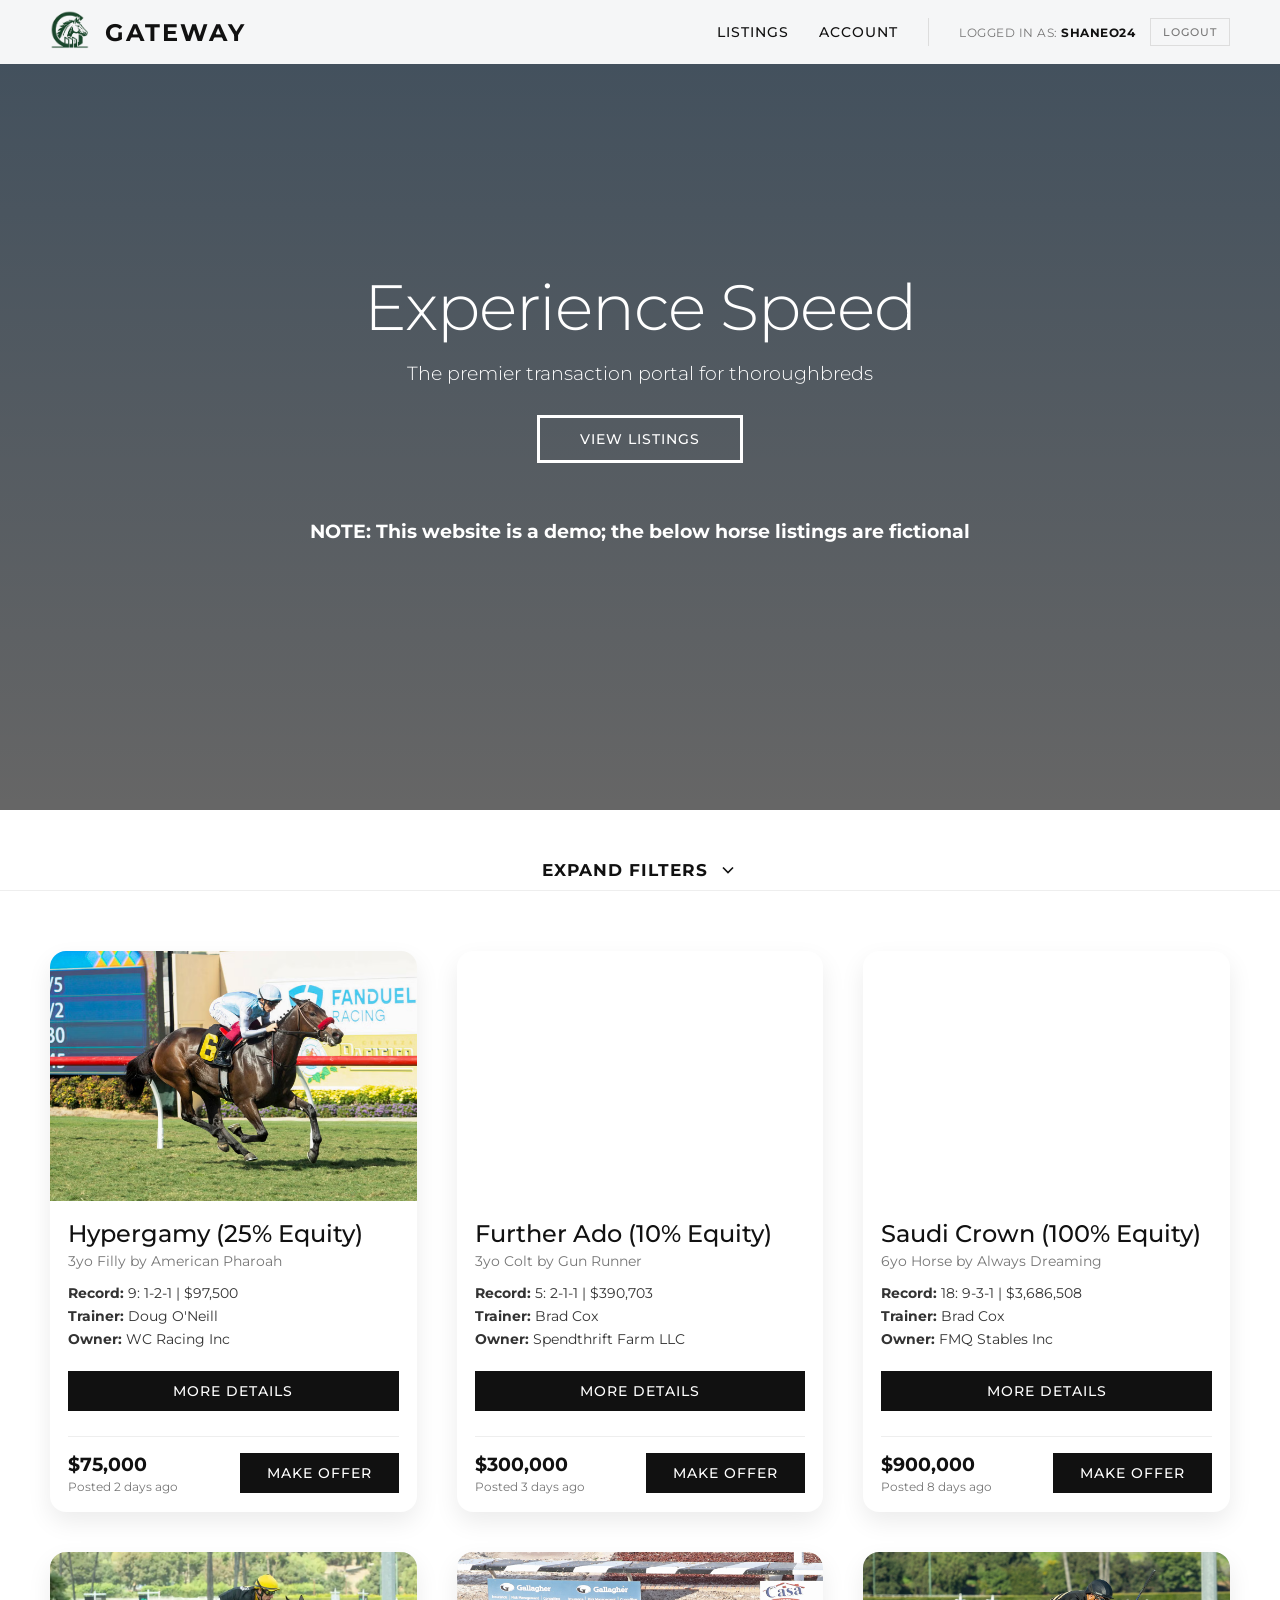
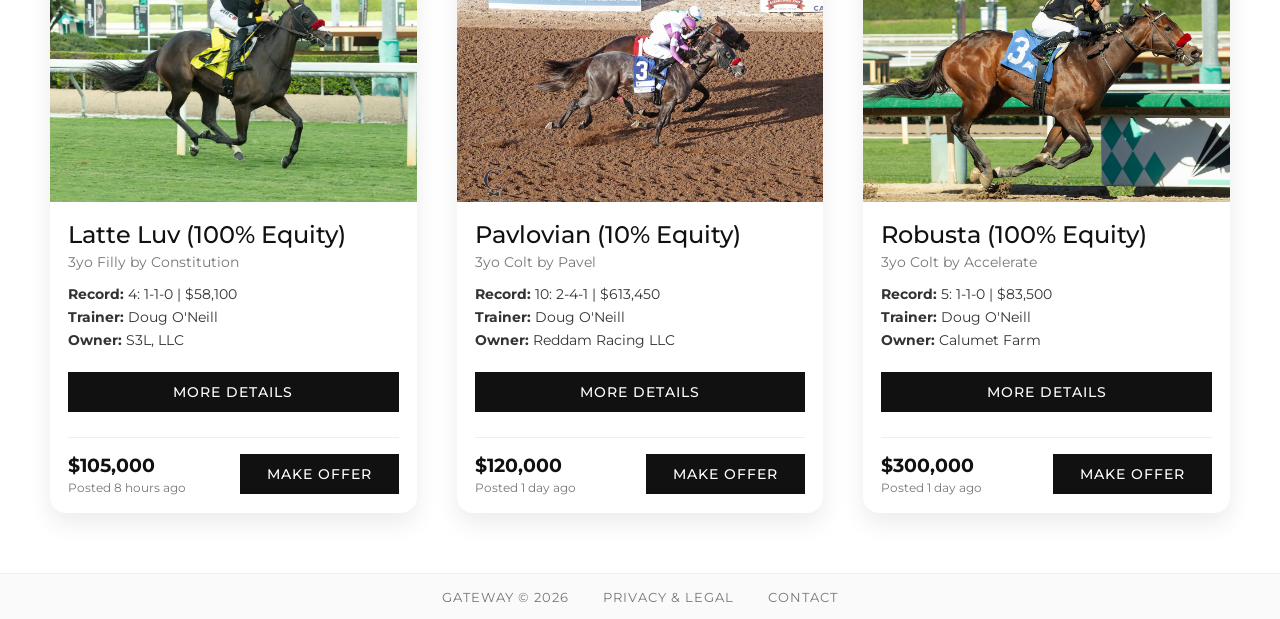
<file: index.html>
<!DOCTYPE html>
<html lang="en">
<head>
    <meta charset="UTF-8">
    <meta name="viewport" content="width=device-width, initial-scale=1.0">
    <title>Gateway - The Thoroughbred Marketplace</title>
    <link href="https://fonts.googleapis.com/css2?family=Montserrat:wght@300;500;700&display=swap" rel="stylesheet">
    <link rel="stylesheet" href="style.css?v=9">
</head>
<body>
    <header>
        <div class="logo-container">
            <a href="index.html"><img src="gatewaylogo-notext.png" alt="Gateway Logo" class="site-logo"></a>
            <h1 class="brand-name">GATEWAY</h1>
        </div>
        <nav>
            <a href="#listings">Listings</a>
            <a href="account.html">Account</a>
			<div class="auth-status">
				<span class="user-greeting">Logged in as: <strong>Shaneo24</strong></span>
				<button class="logout-btn">Logout</button>
			</div>
        </nav>
    </header>

    <section class="hero">
        <div class="hero-content">
            <h2>Experience Speed</h2>
            <p>The premier transaction portal for thoroughbreds</p>
            <a href="#listings"><button class="hero-btn">View Listings</button></a>
			<br>
			<br>
			<br>
			<br>
			<h3>NOTE: This website is a demo; the below horse listings are fictional</h3>
        </div>
    </section>

	<section id="listings" class="filters-wrapper">
		<button class="filters-toggle" id="filters-toggle">
			<h3><span>Expand Filters</span></h3>
			<svg class="chevron" viewBox="0 0 24 24" width="20" height="20" stroke="currentColor" stroke-width="2" fill="none"><polyline points="6 9 12 15 18 9"></polyline></svg>
        </button>
	
		<div class="filters-container" id="filters-content">
			<div class="filter-group">
				<span class="filter-title">Age</span>
				<div class="checkbox-group">
					<label><input type="checkbox" name="age" value="yearling"> Yearlings</label>
					<label><input type="checkbox" name="age" value="2yo"> 2-Year-Olds</label>
					<label><input type="checkbox" name="age" value="3yo"> 3-Year-Olds</label>
					<label><input type="checkbox" name="age" value="older"> 4 & Older</label>
				</div>
			</div>

			<div class="filter-group">
				<span class="filter-title">Gender</span>
				<div class="checkbox-group">
					<label><input type="checkbox" name="gender" value="male"> Colt/Horse</label>
					<label><input type="checkbox" name="gender" value="female"> Filly/Mare</label>
					<label><input type="checkbox" name="gender" value="gelding"> Gelding</label>
				</div>
			</div>
			
			<div class="filter-group">
				<span class="filter-title">Selling As</span>
				<div class="checkbox-group">
					<label><input type="checkbox" name="type" value="hora"> Horse of Racing Age</label>
					<label><input type="checkbox" name="type" value="yearling"> Yearling</label>
					<label><input type="checkbox" name="type" value="2yoIT"> 2yo in Training</label>
					<label><input type="checkbox" name="type" value="broodmare"> Broodmare</label>
				</div>
			</div>

			<div class="filter-group">
				<span class="filter-title">Asking Price</span>
				<div class="checkbox-group">
					<label><input type="checkbox" name="price" value="under50k"> Under $50,000</label>
					<label><input type="checkbox" name="price" value="50k-100k"> $50,000 - $100,000</label>
					<label><input type="checkbox" name="price" value="100k-200k"> $100,000 - $200,000</label>
					<label><input type="checkbox" name="price" value="over200k"> Over $200,000</label>
				</div>
			</div>
		
			<div class="filter-action">
				<button class="filter-btn" id="apply-btn">Apply Filters</button>
				<button class="clear-btn" id="clear-btn">Clear Filters</button>
			</div>
		</div>

    </section>

    <section class="listings">
        <div id="Hypergamy" class="card" data-age="3yo" data-gender="female" data-type="hora" data-price="50k-100k">
            <div class="card-img" style="background-image: url('Hypergamy.jpg'); background-size: cover;"></div>
            <div class="card-content">
                <h3>Hypergamy (25% Equity)</h3>
                <p class="specs">3yo Filly by American Pharoah</p>
                <div class="details">
                    <span><strong>Record:</strong> 9: 1-2-1 | $97,500</span>
                    <span><strong>Trainer:</strong> Doug O'Neill</span>
					<span><strong>Owner:</strong> WC Racing Inc<br><br></span>
					<button class="bid-btn" onclick="window.location.href='hypergamy.html'">More Details</button>
                </div>
                <div class="card-footer">
                    <div class="price">$75,000 <span class="time">Posted 2 days ago</span></div>
                    <button class="bid-btn" onclick="window.location.href='hypergamy.html#make-offer'">Make Offer</button>
                </div>
            </div>
        </div>

        <div id="Further Ado" class="card" data-age="3yo" data-gender="male" data-type="hora" data-price="over200k">
            <div class="card-img" style="background-image: url('https://www.thoroughbreddailynews.com/wp-content/uploads/2025/10/FurtherAdo_PRINT_CoadyMedia.jpg'); background-size: cover;"></div>
            <div class="card-content">
                <h3>Further Ado (10% Equity)</h3>
                <p class="specs">3yo Colt by Gun Runner</p>
                <div class="details">
                    <span><strong>Record:</strong> 5: 2-1-1 | $390,703</span>
                    <span><strong>Trainer:</strong> Brad Cox</span>
					<span><strong>Owner:</strong> Spendthrift Farm LLC<br><br></span>
					<button class="bid-btn" onclick="window.location.href='further-ado.html'">More Details</button>
                </div>
                <div class="card-footer">
                    <div class="price">$300,000 <span class="time">Posted 3 days ago</span></div>
                    <button class="bid-btn" onclick="window.location.href='further-ado.html#make-offer'">Make Offer</button>
                </div>
            </div>
        </div>

        <div id="Saudi Crown" class="card" data-age="older" data-gender="male" data-type="hora" data-price="over200k">
            <div class="card-img" style="background-image: url('https://www.thoroughbreddailynews.com/wp-content/uploads/2023/10/Saudi-Crown-PA-Derby-SA6_6053-Sarah-Andrew.jpg'); background-size: cover;"></div>
            <div class="card-content">
                <h3>Saudi Crown (100% Equity)</h3>
                <p class="specs">6yo Horse by Always Dreaming</p>
                <div class="details">
                    <span><strong>Record:</strong> 18: 9-3-1 | $3,686,508</span>
                    <span><strong>Trainer:</strong> Brad Cox</span>
					<span><strong>Owner:</strong> FMQ Stables Inc<br><br></span>
					<button class="bid-btn" onclick="window.location.href='saudi-crown.html'">More Details</button>
                </div>
                <div class="card-footer">
                    <div class="price">$900,000 <span class="time">Posted 8 days ago</span></div>
                    <button class="bid-btn" onclick="window.location.href='saudi-crown.html#make-offer'">Make Offer</button>
                </div>
            </div>
        </div>
		
		<div id="Latte Luv" class="card" data-age="3yo" data-gender="female" data-type="hora" data-price="100k-200k">
            <div class="card-img" style="background-image: url('Latte Luv.jpg'); background-size: cover;"></div>
            <div class="card-content">
                <h3>Latte Luv (100% Equity)</h3>
                <p class="specs">3yo Filly by Constitution</p>
                <div class="details">
                    <span><strong>Record:</strong> 4: 1-1-0 | $58,100</span>
                    <span><strong>Trainer:</strong> Doug O'Neill</span>
					<span><strong>Owner:</strong> S3L, LLC<br><br></span>
					<button class="bid-btn" onclick="window.location.href='latte-luv.html'">More Details</button>
                </div>
                <div class="card-footer">
                    <div class="price">$105,000 <span class="time">Posted 8 hours ago</span></div>
                    <button class="bid-btn" onclick="window.location.href='latte-luv.html#make-offer'">Make Offer</button>
                </div>
            </div>
        </div>
		
		<div id="Pavlovian" class="card" data-age="3yo" data-gender="male" data-type="hora" data-price="100k-200k">
            <div class="card-img" style="background-image: url('Pavlovian.jpg'); background-size: cover;"></div>
            <div class="card-content">
                <h3>Pavlovian (10% Equity)</h3>
                <p class="specs">3yo Colt by Pavel</p>
                <div class="details">
                    <span><strong>Record:</strong> 10: 2-4-1 | $613,450</span>
                    <span><strong>Trainer:</strong> Doug O'Neill</span>
					<span><strong>Owner:</strong> Reddam Racing LLC<br><br></span>
					<button class="bid-btn" onclick="window.location.href='pavlovian.html'">More Details</button>
                </div>
                <div class="card-footer">
                    <div class="price">$120,000 <span class="time">Posted 1 day ago</span></div>
                    <button class="bid-btn" onclick="window.location.href='pavlovian.html#make-offer'">Make Offer</button>
                </div>
            </div>
        </div>
		
		<div id="Robusta" class="card" data-age="3yo" data-gender="male" data-type="hora" data-price="over200k">
            <div class="card-img" style="background-image: url('Robusta.jpg'); background-size: cover;"></div>
            <div class="card-content">
                <h3>Robusta (100% Equity)</h3>
                <p class="specs">3yo Colt by Accelerate</p>
                <div class="details">
                    <span><strong>Record:</strong> 5: 1-1-0 | $83,500</span>
                    <span><strong>Trainer:</strong> Doug O'Neill</span>
					<span><strong>Owner:</strong> Calumet Farm<br><br></span>
					<button class="bid-btn" onclick="window.location.href='robusta.html'">More Details</button>
                </div>
                <div class="card-footer">
                    <div class="price">$300,000 <span class="time">Posted 1 day ago</span></div>
                    <button class="bid-btn" onclick="window.location.href='robusta.html#make-offer'">Make Offer</button>
                </div>
            </div>
        </div>
		
    </section>

    <footer>
        <div class="footer-links">
            <a href="#">Gateway © 2026</a>
            <a href="#">Privacy & Legal</a>
            <a href="#">Contact</a>
        </div>
    </footer>
	<script src="script.js?v=9"></script>
</body>
</html>
</file>
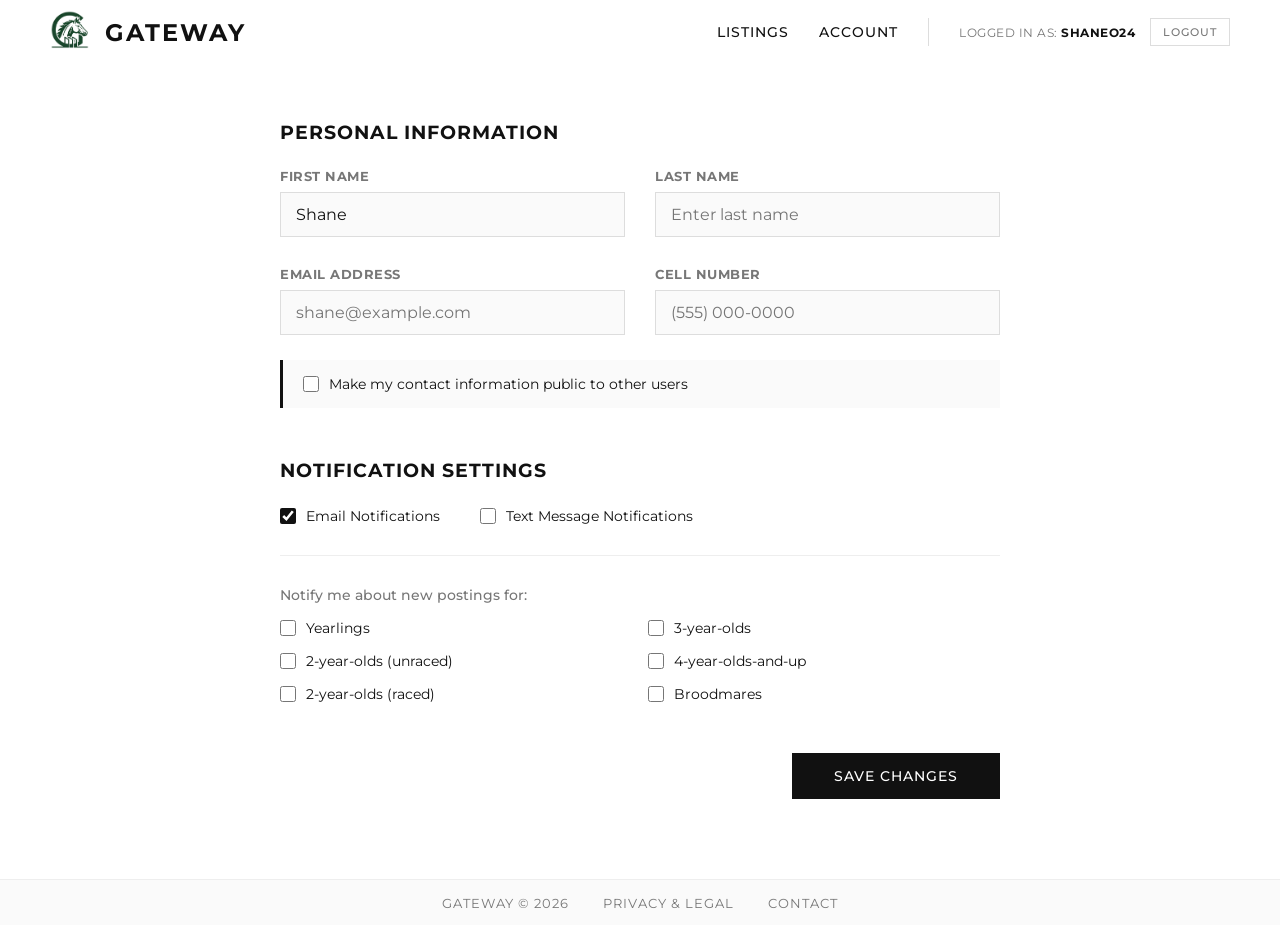
<file: account.html>
<!DOCTYPE html>
<html lang="en">
<head>
    <meta charset="UTF-8">
    <meta name="viewport" content="width=device-width, initial-scale=1.0">
    <title>Gateway - The Thoroughbred Marketplace</title>
    <link href="https://fonts.googleapis.com/css2?family=Montserrat:wght@300;500;700&display=swap" rel="stylesheet">
    <link rel="stylesheet" href="style.css?v=5">
</head>
<body>
    <header>
        <div class="logo-container">
            <a href="index.html"><img src="gatewaylogo-notext.png" alt="Gateway Logo" class="site-logo"></a>
            <h1 class="brand-name">GATEWAY</h1>
        </div>
        <nav>
            <a href="index.html#listings">Listings</a>
            <a href="account.html">Account</a>
			<div class="auth-status">
				<span class="user-greeting">Logged in as: <strong>Shaneo24</strong></span>
				<button class="logout-btn">Logout</button>
			</div>
        </nav>
    </header>

    <section class="account-wrapper">

        <div class="account-form-container">
            <div class="form-section">
                <h3>Personal Information</h3>
                <div class="input-grid">
                    <div class="input-group">
                        <label for="fname">First Name</label>
                        <input type="text" id="fname" value="Shane">
                    </div>
                    <div class="input-group">
                        <label for="lname">Last Name</label>
                        <input type="text" id="lname" placeholder="Enter last name">
                    </div>
                    <div class="input-group">
                        <label for="email">Email Address</label>
                        <input type="email" id="email" placeholder="shane@example.com">
                    </div>
                    <div class="input-group">
                        <label for="phone">Cell Number</label>
                        <input type="tel" id="phone" placeholder="(555) 000-0000">
                    </div>
                </div>
                
                <div class="privacy-toggle">
                    <label>
                        <input type="checkbox" name="public_profile">
                        Make my contact information public to other users
                    </label>
                </div>
            </div>

            <div class="form-section">
                <h3>Notification Settings</h3>
                
                <div class="notification-masters">
                    <label><input type="checkbox" name="email_notif" checked> Email Notifications</label>
                    <label><input type="checkbox" name="text_notif"> Text Message Notifications</label>
                </div>

                <div class="notification-details">
                    <h4>Notify me about new postings for:</h4>
                    <div class="checkbox-grid">
					    <label><input type="checkbox" name="alert_yearling"> Yearlings</label>
						<label><input type="checkbox" name="alert_3yo"> 3-year-olds</label>
                        <label><input type="checkbox" name="alert_2you"> 2-year-olds (unraced)</label>
                        <label><input type="checkbox" name="alert_older"> 4-year-olds-and-up</label>
						<label><input type="checkbox" name="alert_2yor"> 2-year-olds (raced)</label>
						<label><input type="checkbox" name="alert_broodmares"> Broodmares</label>
                    </div>
                </div>
            </div>

            <div class="form-actions">
                <button class="save-btn">Save Changes</button>
            </div>
        </div>
    </section>

    <footer>
        <div class="footer-links">
            <a href="#">Gateway © 2026</a>
            <a href="#">Privacy & Legal</a>
            <a href="#">Contact</a>
        </div>
    </footer>
	<script src="script.js?v=5"></script>
</body>
</html>
</file>
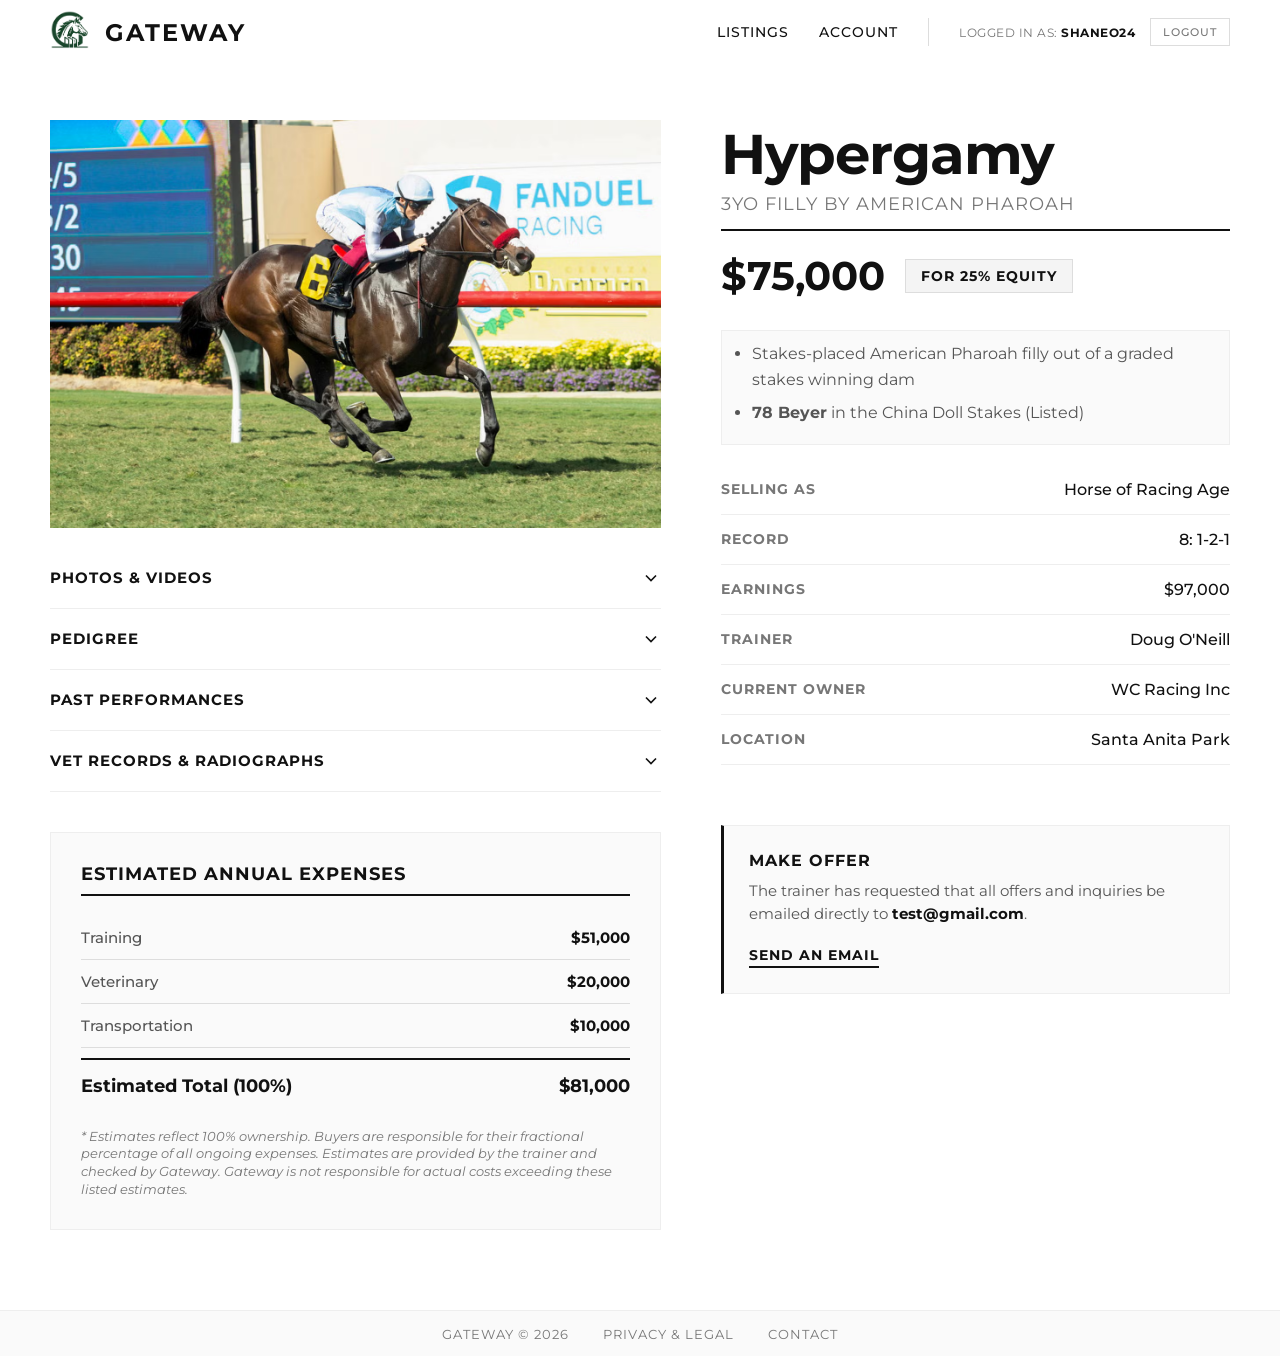
<file: hypergamy.html>
<!DOCTYPE html>
<html lang="en">
<head>
    <meta charset="UTF-8">
    <meta name="viewport" content="width=device-width, initial-scale=1.0">
    <title>Gateway - The Thoroughbred Marketplace</title>
    <link href="https://fonts.googleapis.com/css2?family=Montserrat:wght@300;500;700&display=swap" rel="stylesheet">
    <link rel="stylesheet" href="style.css?v=9">
</head>
<body>
    <header>
        <div class="logo-container">
            <a href="index.html"><img src="gatewaylogo-notext.png" alt="Gateway Logo" class="site-logo"></a>
            <h1 class="brand-name">GATEWAY</h1>
        </div>
        <nav>
            <a href="index.html#listings">Listings</a>
            <a href="account.html">Account</a>
			<div class="auth-status">
				<span class="user-greeting">Logged in as: <strong>Shaneo24</strong></span>
				<button class="logout-btn">Logout</button>
			</div>
        </nav>
    </header>

    <section class="profile-wrapper">
        <div class="profile-grid">
            
            <div class="profile-image-container">
                <img src="Hypergamy.jpg" alt="Hypergamy" class="profile-image">
                
                <div class="documents-section">
                    
					<div class="accordion-item">
                        <button class="accordion-header">
                            Photos & Videos
                            <svg class="chevron" viewBox="0 0 24 24" width="20" height="20" stroke="currentColor" stroke-width="2" fill="none"><polyline points="6 9 12 15 18 9"></polyline></svg>
                        </button>
                        <div class="accordion-content">
                            <div class="mock-file">
                                <div class="file-info">
                                    <span class="file-name">Photos & Videos</span>
                                </div>
                                <a href="#" class="file-view">View</a>
                            </div>
                        </div>
                    </div>
					
					<div class="accordion-item">
                        <button class="accordion-header">
                            Pedigree
                            <svg class="chevron" viewBox="0 0 24 24" width="20" height="20" stroke="currentColor" stroke-width="2" fill="none"><polyline points="6 9 12 15 18 9"></polyline></svg>
                        </button>
                        <div class="accordion-content">
                            <div class="mock-file">
                                <div class="file-info">
                                    <span class="file-icon">📄</span>
                                    <span class="file-name">Pedigree.pdf</span>
                                </div>
                                <a href="#" class="file-view">View File</a>
                            </div>
                        </div>
                    </div>
					
                    <div class="accordion-item">
                        <button class="accordion-header">
                            Past Performances
                            <svg class="chevron" viewBox="0 0 24 24" width="20" height="20" stroke="currentColor" stroke-width="2" fill="none"><polyline points="6 9 12 15 18 9"></polyline></svg>
                        </button>
                        <div class="accordion-content">
                            <div class="mock-file">
                                <div class="file-info">
                                    <span class="file-icon">📄</span>
                                    <span class="file-name">Hypergamy_PPs.pdf</span>
                                </div>
                                <a href="#" class="file-view">View File</a>
                            </div>
                        </div>
                    </div>

                    <div class="accordion-item">
                        <button class="accordion-header">
                            Vet Records & Radiographs
                            <svg class="chevron" viewBox="0 0 24 24" width="20" height="20" stroke="currentColor" stroke-width="2" fill="none"><polyline points="6 9 12 15 18 9"></polyline></svg>
                        </button>
                        <div class="accordion-content">
                            <div class="mock-file">
                                <div class="file-info">
                                    <span class="file-icon">📄</span>
                                    <span class="file-name">Hypergamy_Vet_Report.pdf</span>
                                </div>
                                <a href="#" class="file-view">View File</a>
                            </div>
                            <div class="mock-file">
                                <div class="file-info">
                                    <span class="file-icon">📄</span>
                                    <span class="file-name">Hypergamy_Xrays.zip</span>
                                </div>
                                <a href="#" class="file-view">Download</a>
                            </div>
                        </div>
                    </div>
					
					<div class="expense-estimates">
                    <h3>Estimated Annual Expenses</h3>
                    <div class="expense-list">
                        <div class="expense-item">
                            <span class="expense-label">Training</span>
                            <span class="expense-value">$51,000</span>
                        </div>
                        <div class="expense-item">
                            <span class="expense-label">Veterinary</span>
                            <span class="expense-value">$20,000</span>
                        </div>
                        <div class="expense-item">
                            <span class="expense-label">Transportation</span>
                            <span class="expense-value">$10,000</span>
                        </div>
                        <div class="expense-item total">
                            <span class="expense-label">Estimated Total (100%)</span>
                            <span class="expense-value">$81,000</span>
                        </div>
                    </div>
                    <p class="expense-note">* Estimates reflect 100% ownership. Buyers are responsible for their fractional percentage of all ongoing expenses. Estimates are provided by the trainer and checked by Gateway. Gateway is not responsible for actual costs exceeding these listed estimates.</p>
                </div>

                </div>
            </div>

            <div class="profile-details">
                <div class="profile-header">
                    <h2><strong>Hypergamy</strong></h2>
                    <p class="subtitle">3yo Filly by American Pharoah</p>
                </div>

                <div class="profile-price-block">
                    <div class="price-main">$75,000</div>
                    <div class="equity-badge">For 25% Equity</div>
                </div>
				
				<div class="profile-description">
					<ul>
						<li>Stakes-placed American Pharoah filly out of a graded stakes winning dam</li>
						<li><strong>78 Beyer</strong> in the China Doll Stakes (Listed)</li>
					</ul>
                </div>

                <div class="specs-list">
                    <div class="spec-item">
                        <span class="spec-label">Selling As</span>
                        <span class="spec-value">Horse of Racing Age</span>
                    </div>
                    <div class="spec-item">
                        <span class="spec-label">Record</span>
                        <span class="spec-value">8: 1-2-1</span>
                    </div>
                    <div class="spec-item">
                        <span class="spec-label">Earnings</span>
                        <span class="spec-value">$97,000</span>
                    </div>
                    <div class="spec-item">
                        <span class="spec-label">Trainer</span>
                        <span class="spec-value">Doug O'Neill</span>
                    </div>
                    <div class="spec-item">
                        <span class="spec-label">Current Owner</span>
                        <span class="spec-value">WC Racing Inc</span>
                    </div>
                    <div class="spec-item">
                        <span class="spec-label">Location</span>
                        <span class="spec-value">Santa Anita Park</span> </div>
                </div>

                <div class="profile-actions">
                    <!-- <button class="primary-btn">Contact Owner/Trainer</button> -->
                    <!-- <button class="secondary-btn">Request Vet Records</button> -->
                </div>
				
				<div class="profile-contact-box" id="make-offer">
                    <h4>Make Offer</h4>
                    <p>The trainer has requested that all offers and inquiries be emailed directly to <strong>test@gmail.com</strong>.</p>
                    <a href="mailto:test@gmail.com" class="email-link">Send an Email</a>
                </div>
            </div>
            
        </div>
    </section>

    <footer>
        <div class="footer-links">
            <a href="#">Gateway © 2026</a>
            <a href="#">Privacy & Legal</a>
            <a href="#">Contact</a>
        </div>
    </footer>
	<script src="script.js?v=9"></script>
</body>
</html>
</file>
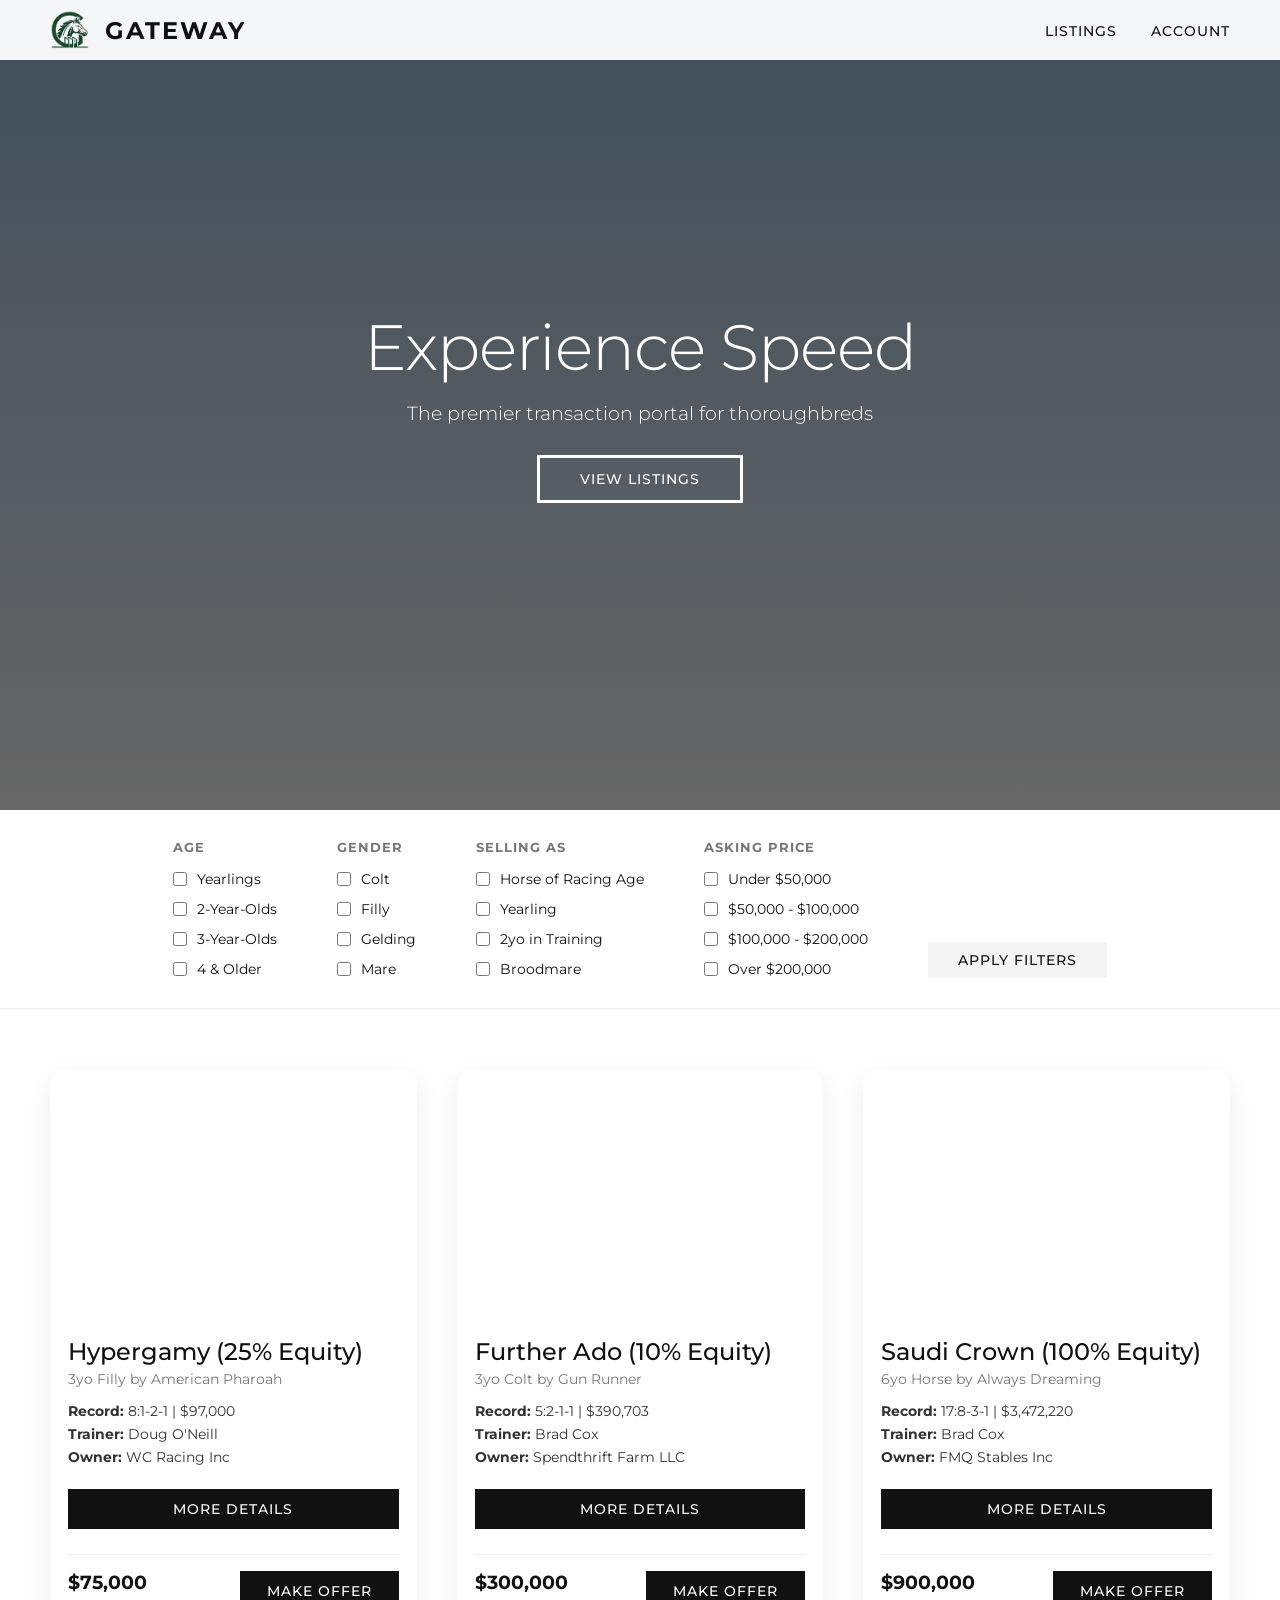
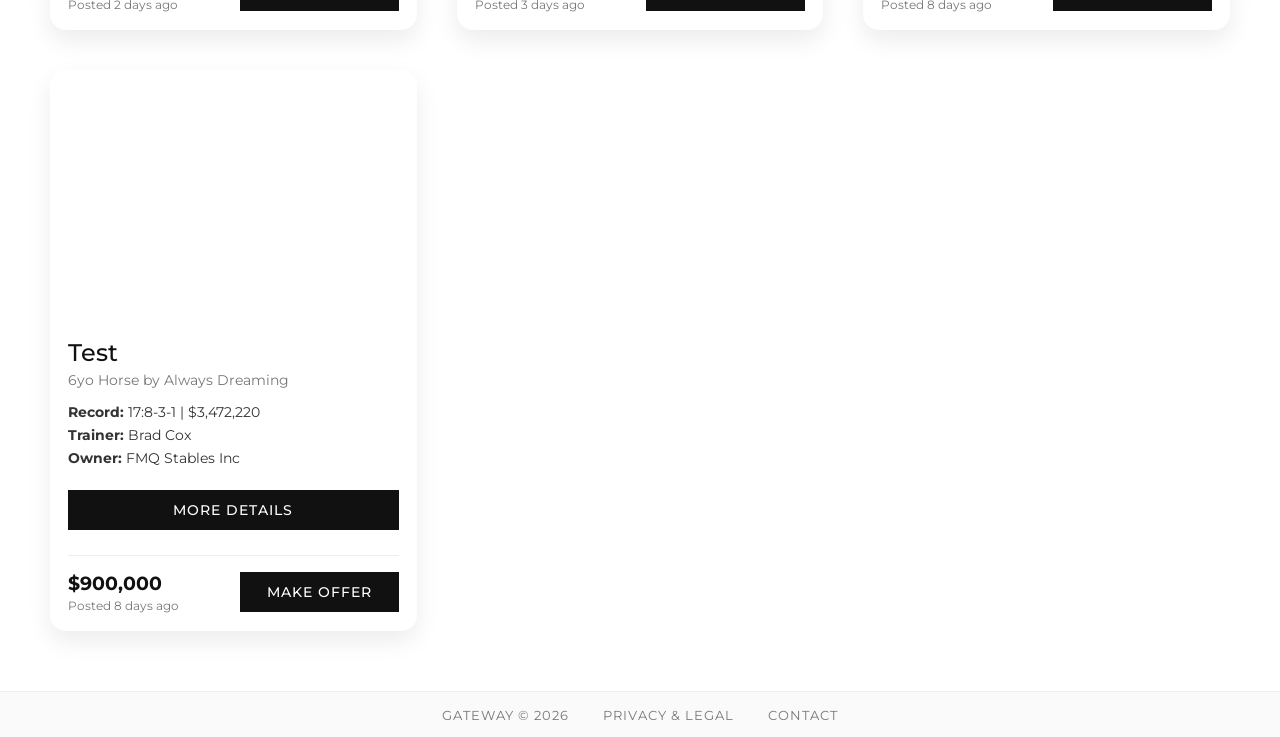
<file: index2.html>
<!DOCTYPE html>
<html lang="en">
<head>
    <meta charset="UTF-8">
    <meta name="viewport" content="width=device-width, initial-scale=1.0">
    <title>Gateway - Thoroughbred Auctions</title>
    <link href="https://fonts.googleapis.com/css2?family=Montserrat:wght@300;500;700&display=swap" rel="stylesheet">
    <link rel="stylesheet" href="style2.css">
</head>
<body>
    <header>
        <div class="logo-container">
            <img src="gatewaylogo-notext.png" alt="Gateway Logo" class="site-logo">
            <h1 class="brand-name">GATEWAY</h1>
        </div>
        <nav>
            <a href="#">Listings</a>
            <a href="#">Account</a>
        </nav>
    </header>

    <section class="hero">
        <div class="hero-content">
            <h2>Experience Speed</h2>
            <p>The premier transaction portal for thoroughbreds</p>
            <a href="#listings"><button class="hero-btn">View Listings</button></a>
        </div>
    </section>

	<section id="listings" class="filters-container">
	
        <div class="filter-group">
            <span class="filter-title">Age</span>
            <div class="checkbox-group">
                <label><input type="checkbox" name="age" value="yearling"> Yearlings</label>
                <label><input type="checkbox" name="age" value="2yo"> 2-Year-Olds</label>
                <label><input type="checkbox" name="age" value="3yo"> 3-Year-Olds</label>
                <label><input type="checkbox" name="age" value="older"> 4 & Older</label>
            </div>
        </div>

        <div class="filter-group">
            <span class="filter-title">Gender</span>
            <div class="checkbox-group">
                <label><input type="checkbox" name="gender" value="colt"> Colt</label>
                <label><input type="checkbox" name="gender" value="filly"> Filly</label>
                <label><input type="checkbox" name="gender" value="gelding"> Gelding</label>
                <label><input type="checkbox" name="gender" value="mare"> Mare</label>
            </div>
        </div>
		
		<div class="filter-group">
			<span class="filter-title">Selling As</span>
			<div class="checkbox-group">
				<label><input type="checkbox" name="selling-as" value="hora"> Horse of Racing Age</label>
				<label><input type="checkbox" name="selling-as" value="yearling"> Yearling</label>
				<label><input type="checkbox" name="selling-as" value="2yoIT"> 2yo in Training</label>
				<label><input type="checkbox" name="selling-as" value="broodmare"> Broodmare</label>
			</div>
		</div>

        <div class="filter-group">
            <span class="filter-title">Asking Price</span>
            <div class="checkbox-group">
                <label><input type="checkbox" name="price" value="under50k"> Under $50,000</label>
                <label><input type="checkbox" name="price" value="50k-100k"> $50,000 - $100,000</label>
                <label><input type="checkbox" name="price" value="100k-200k"> $100,000 - $200,000</label>
				<label><input type="checkbox" name="price" value="over200k"> Over $200,000</label>
            </div>
        </div>
		
		<div class="filter-action">
            <button class="filter-btn">Apply Filters</button>
        </div>

    </section>

    <section class="listings">
        <div class="card">
            <div class="card-img" style="background-image: url('https://paulickreport.com/.image/c_fill,w_1200,h_900,g_faces:center/MjE5NDAxMzU3NjE3MDEzODMw/unnamed.jpg'); background-size: cover;"></div>
            <div class="card-content">
                <h3>Hypergamy (25% Equity)</h3>
                <p class="specs">3yo Filly by American Pharoah</p>
                <div class="details">
                    <span><strong>Record:</strong> 8:1-2-1 | $97,000</span>
                    <span><strong>Trainer:</strong> Doug O'Neill</span>
					<span><strong>Owner:</strong> WC Racing Inc<br><br></span>
					<button class="bid-btn">More Details</button>
                </div>
                <div class="card-footer">
                    <div class="price">$75,000 <span class="time">Posted 2 days ago</span></div>
                    <button class="bid-btn">Make Offer</button>
                </div>
            </div>
        </div>

        <div class="card">
            <div class="card-img" style="background-image: url('https://www.thoroughbreddailynews.com/wp-content/uploads/2025/10/FurtherAdo_PRINT_CoadyMedia.jpg'); background-size: cover;"></div>
            <div class="card-content">
                <h3>Further Ado (10% Equity)</h3>
                <p class="specs">3yo Colt by Gun Runner</p>
                <div class="details">
                    <span><strong>Record:</strong> 5:2-1-1 | $390,703</span>
                    <span><strong>Trainer:</strong> Brad Cox</span>
					<span><strong>Owner:</strong> Spendthrift Farm LLC<br><br></span>
					<button class="bid-btn">More Details</button>
                </div>
                <div class="card-footer">
                    <div class="price">$300,000 <span class="time">Posted 3 days ago</span></div>
                    <button class="bid-btn">Make Offer</button>
                </div>
            </div>
        </div>

        <div class="card">
            <div class="card-img" style="background-image: url('https://www.thoroughbreddailynews.com/wp-content/uploads/2023/10/Saudi-Crown-PA-Derby-SA6_6053-Sarah-Andrew.jpg'); background-size: cover;"></div>
            <div class="card-content">
                <h3>Saudi Crown (100% Equity)</h3>
                <p class="specs">6yo Horse by Always Dreaming</p>
                <div class="details">
                    <span><strong>Record:</strong> 17:8-3-1 | $3,472,220</span>
                    <span><strong>Trainer:</strong> Brad Cox</span>
					<span><strong>Owner:</strong> FMQ Stables Inc<br><br></span>
					<button class="bid-btn">More Details</button>
                </div>
                <div class="card-footer">
                    <div class="price">$900,000 <span class="time">Posted 8 days ago</span></div>
                    <button class="bid-btn">Make Offer</button>
                </div>
            </div>
        </div>
		
		<div class="card">
            <div class="card-img" style="background-image: url('https://www.thoroughbreddailynews.com/wp-content/uploads/2023/10/Saudi-Crown-PA-Derby-SA6_6053-Sarah-Andrew.jpg'); background-size: cover;"></div>
            <div class="card-content">
                <h3>Test</h3>
                <p class="specs">6yo Horse by Always Dreaming</p>
                <div class="details">
                    <span><strong>Record:</strong> 17:8-3-1 | $3,472,220</span>
                    <span><strong>Trainer:</strong> Brad Cox</span>
					<span><strong>Owner:</strong> FMQ Stables Inc<br><br></span>
					<button class="bid-btn">More Details</button>
                </div>
                <div class="card-footer">
                    <div class="price">$900,000 <span class="time">Posted 8 days ago</span></div>
                    <button class="bid-btn">Make Offer</button>
                </div>
            </div>
        </div>
		
    </section>

    <footer>
        <div class="footer-links">
            <a href="#">Gateway © 2026</a>
            <a href="#">Privacy & Legal</a>
            <a href="#">Contact</a>
        </div>
    </footer>
</body>
</html>
</file>
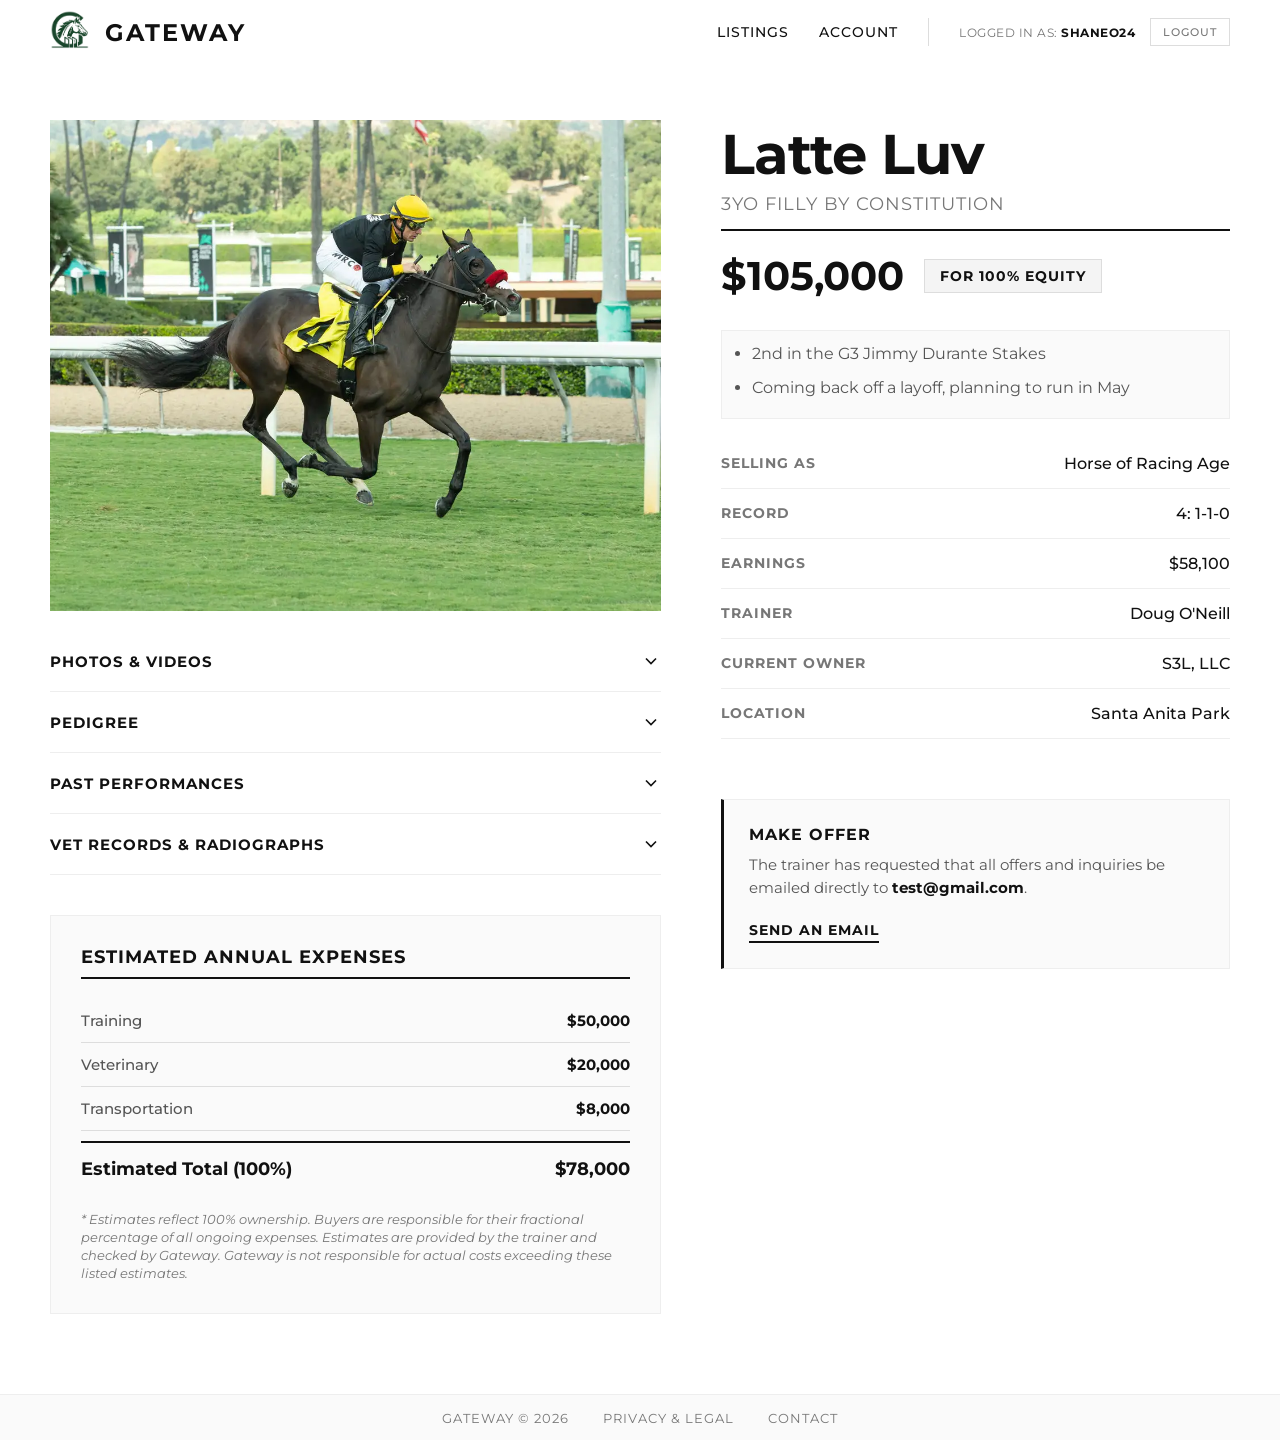
<file: latte-luv.html>
<!DOCTYPE html>
<html lang="en">
<head>
    <meta charset="UTF-8">
    <meta name="viewport" content="width=device-width, initial-scale=1.0">
    <title>Gateway - The Thoroughbred Marketplace</title>
    <link href="https://fonts.googleapis.com/css2?family=Montserrat:wght@300;500;700&display=swap" rel="stylesheet">
    <link rel="stylesheet" href="style.css?v=9">
</head>
<body>
    <header>
        <div class="logo-container">
            <a href="index.html"><img src="gatewaylogo-notext.png" alt="Gateway Logo" class="site-logo"></a>
            <h1 class="brand-name">GATEWAY</h1>
        </div>
        <nav>
            <a href="index.html#listings">Listings</a>
            <a href="account.html">Account</a>
			<div class="auth-status">
				<span class="user-greeting">Logged in as: <strong>Shaneo24</strong></span>
				<button class="logout-btn">Logout</button>
			</div>
        </nav>
    </header>

    <section class="profile-wrapper">
        <div class="profile-grid">
            
            <div class="profile-image-container">
                <img src="Latte Luv.jpg" alt="Latte Luv" class="profile-image">
                
                <div class="documents-section">
                    
					<div class="accordion-item">
                        <button class="accordion-header">
                            Photos & Videos
                            <svg class="chevron" viewBox="0 0 24 24" width="20" height="20" stroke="currentColor" stroke-width="2" fill="none"><polyline points="6 9 12 15 18 9"></polyline></svg>
                        </button>
                        <div class="accordion-content">
                            <div class="mock-file">
                                <div class="file-info">
                                    <span class="file-name">Photos & Videos</span>
                                </div>
                                <a href="#" class="file-view">View</a>
                            </div>
                        </div>
                    </div>
					
					<div class="accordion-item">
                        <button class="accordion-header">
                            Pedigree
                            <svg class="chevron" viewBox="0 0 24 24" width="20" height="20" stroke="currentColor" stroke-width="2" fill="none"><polyline points="6 9 12 15 18 9"></polyline></svg>
                        </button>
                        <div class="accordion-content">
                            <div class="mock-file">
                                <div class="file-info">
                                    <span class="file-icon">📄</span>
                                    <span class="file-name">Pedigree.pdf</span>
                                </div>
                                <a href="#" class="file-view">View File</a>
                            </div>
                        </div>
                    </div>
					
                    <div class="accordion-item">
                        <button class="accordion-header">
                            Past Performances
                            <svg class="chevron" viewBox="0 0 24 24" width="20" height="20" stroke="currentColor" stroke-width="2" fill="none"><polyline points="6 9 12 15 18 9"></polyline></svg>
                        </button>
                        <div class="accordion-content">
                            <div class="mock-file">
                                <div class="file-info">
                                    <span class="file-icon">📄</span>
                                    <span class="file-name">Latte-Luv_PPs.pdf</span>
                                </div>
                                <a href="#" class="file-view">View File</a>
                            </div>
                        </div>
                    </div>

                    <div class="accordion-item">
                        <button class="accordion-header">
                            Vet Records & Radiographs
                            <svg class="chevron" viewBox="0 0 24 24" width="20" height="20" stroke="currentColor" stroke-width="2" fill="none"><polyline points="6 9 12 15 18 9"></polyline></svg>
                        </button>
                        <div class="accordion-content">
                            <div class="mock-file">
                                <div class="file-info">
                                    <span class="file-icon">📄</span>
                                    <span class="file-name">Latte-Luv_Vet_Report.pdf</span>
                                </div>
                                <a href="#" class="file-view">View File</a>
                            </div>
                            <div class="mock-file">
                                <div class="file-info">
                                    <span class="file-icon">📄</span>
                                    <span class="file-name">Latte-Luv_Xrays.zip</span>
                                </div>
                                <a href="#" class="file-view">Download</a>
                            </div>
                        </div>
                    </div>
					
					<div class="expense-estimates">
                    <h3>Estimated Annual Expenses</h3>
                    <div class="expense-list">
                        <div class="expense-item">
                            <span class="expense-label">Training</span>
                            <span class="expense-value">$50,000</span>
                        </div>
                        <div class="expense-item">
                            <span class="expense-label">Veterinary</span>
                            <span class="expense-value">$20,000</span>
                        </div>
                        <div class="expense-item">
                            <span class="expense-label">Transportation</span>
                            <span class="expense-value">$8,000</span>
                        </div>
                        <div class="expense-item total">
                            <span class="expense-label">Estimated Total (100%)</span>
                            <span class="expense-value">$78,000</span>
                        </div>
                    </div>
                    <p class="expense-note">* Estimates reflect 100% ownership. Buyers are responsible for their fractional percentage of all ongoing expenses. Estimates are provided by the trainer and checked by Gateway. Gateway is not responsible for actual costs exceeding these listed estimates.</p>
                </div>

                </div>
            </div>

            <div class="profile-details">
                <div class="profile-header">
                    <h2><strong>Latte Luv</strong></h2>
                    <p class="subtitle">3yo Filly by Constitution</p>
                </div>

                <div class="profile-price-block">
                    <div class="price-main">$105,000</div>
                    <div class="equity-badge">For 100% Equity</div>
                </div>
				
				<div class="profile-description">
					<ul>
						<li>2nd in the G3 Jimmy Durante Stakes</li>
						<li>Coming back off a layoff, planning to run in May</li>
					</ul>
                </div>

                <div class="specs-list">
                    <div class="spec-item">
                        <span class="spec-label">Selling As</span>
                        <span class="spec-value">Horse of Racing Age</span>
                    </div>
                    <div class="spec-item">
                        <span class="spec-label">Record</span>
                        <span class="spec-value">4: 1-1-0</span>
                    </div>
                    <div class="spec-item">
                        <span class="spec-label">Earnings</span>
                        <span class="spec-value">$58,100</span>
                    </div>
                    <div class="spec-item">
                        <span class="spec-label">Trainer</span>
                        <span class="spec-value">Doug O'Neill</span>
                    </div>
                    <div class="spec-item">
                        <span class="spec-label">Current Owner</span>
                        <span class="spec-value">S3L, LLC</span>
                    </div>
                    <div class="spec-item">
                        <span class="spec-label">Location</span>
                        <span class="spec-value">Santa Anita Park</span> </div>
                </div>

                <div class="profile-actions">
                    <!-- <button class="primary-btn">Contact Owner/Trainer</button> -->
                    <!-- <button class="secondary-btn">Request Vet Records</button> -->
                </div>
				
				<div class="profile-contact-box" id="make-offer">
                    <h4>Make Offer</h4>
                    <p>The trainer has requested that all offers and inquiries be emailed directly to <strong>test@gmail.com</strong>.</p>
                    <a href="mailto:test@gmail.com" class="email-link">Send an Email</a>
                </div>
            </div>
            
        </div>
    </section>

    <footer>
        <div class="footer-links">
            <a href="#">Gateway © 2026</a>
            <a href="#">Privacy & Legal</a>
            <a href="#">Contact</a>
        </div>
    </footer>
	<script src="script.js?v=9"></script>
</body>
</html>
</file>
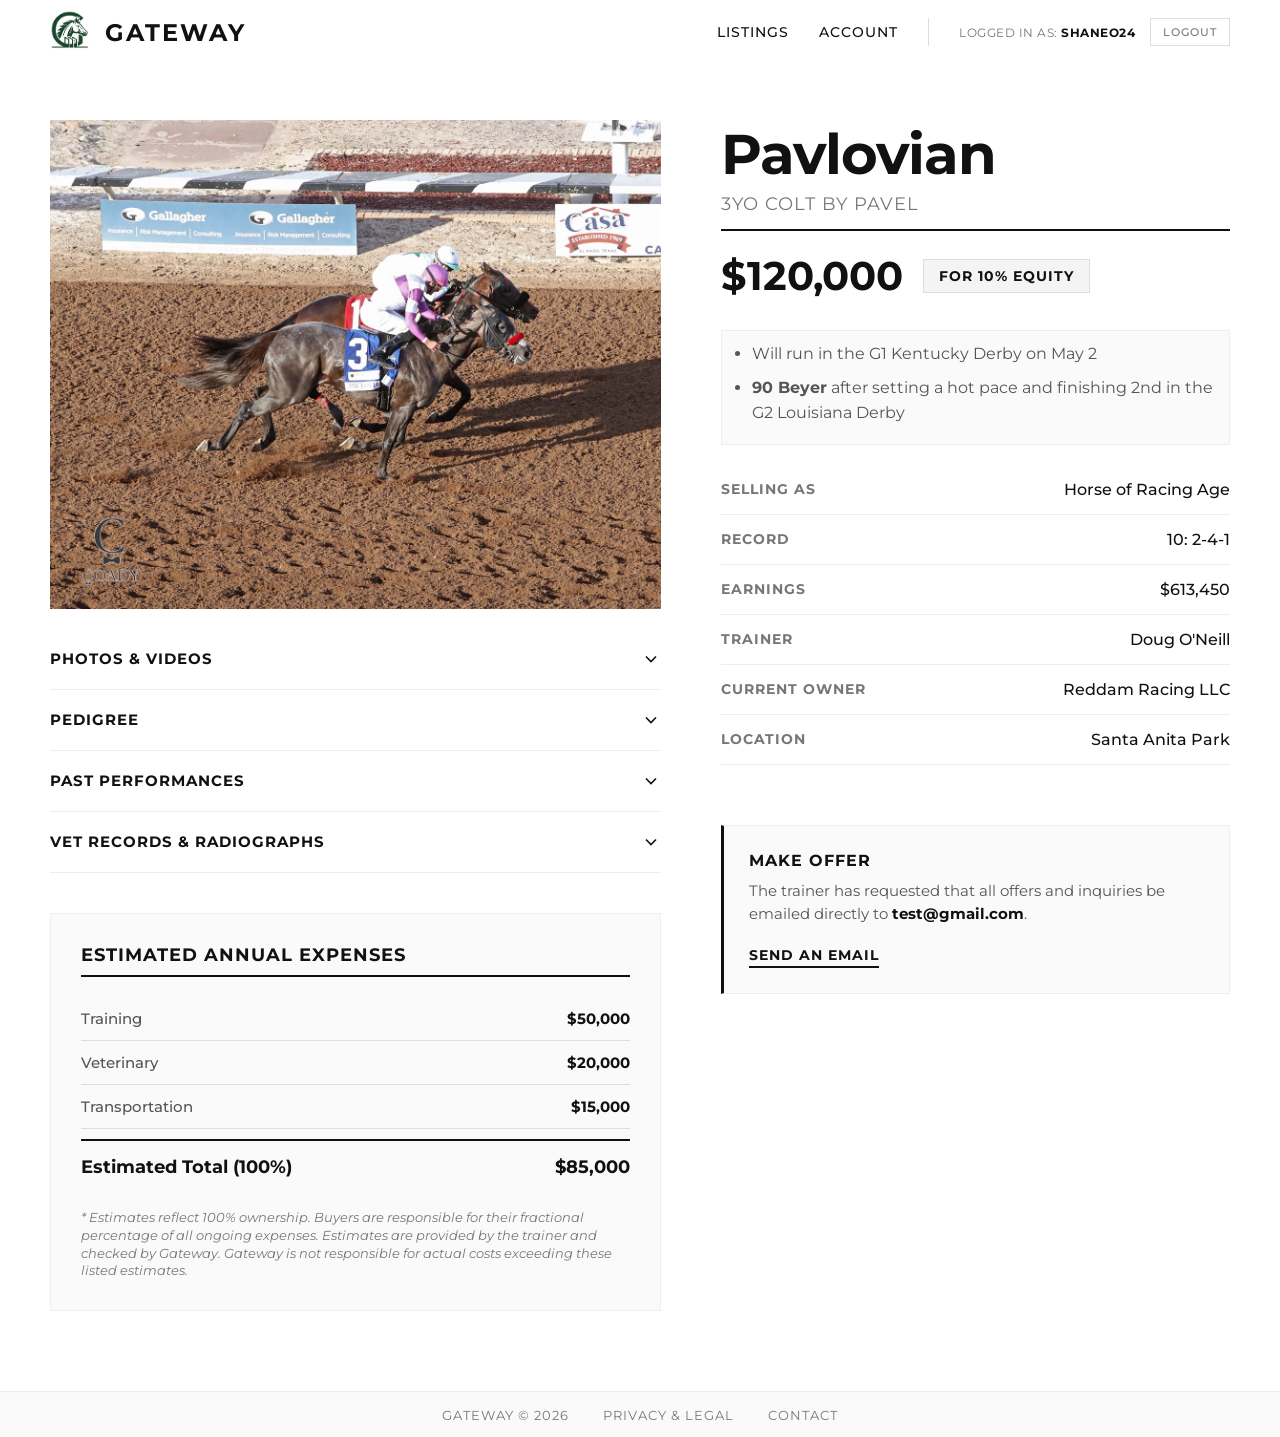
<file: pavlovian.html>
<!DOCTYPE html>
<html lang="en">
<head>
    <meta charset="UTF-8">
    <meta name="viewport" content="width=device-width, initial-scale=1.0">
    <title>Gateway - The Thoroughbred Marketplace</title>
    <link href="https://fonts.googleapis.com/css2?family=Montserrat:wght@300;500;700&display=swap" rel="stylesheet">
    <link rel="stylesheet" href="style.css?v=9">
</head>
<body>
    <header>
        <div class="logo-container">
            <a href="index.html"><img src="gatewaylogo-notext.png" alt="Gateway Logo" class="site-logo"></a>
            <h1 class="brand-name">GATEWAY</h1>
        </div>
        <nav>
            <a href="index.html#listings">Listings</a>
            <a href="account.html">Account</a>
			<div class="auth-status">
				<span class="user-greeting">Logged in as: <strong>Shaneo24</strong></span>
				<button class="logout-btn">Logout</button>
			</div>
        </nav>
    </header>

    <section class="profile-wrapper">
        <div class="profile-grid">
            
            <div class="profile-image-container">
                <img src="Pavlovian.jpg" alt="Pavlovian" class="profile-image">
                
                <div class="documents-section">
                    
					<div class="accordion-item">
                        <button class="accordion-header">
                            Photos & Videos
                            <svg class="chevron" viewBox="0 0 24 24" width="20" height="20" stroke="currentColor" stroke-width="2" fill="none"><polyline points="6 9 12 15 18 9"></polyline></svg>
                        </button>
                        <div class="accordion-content">
                            <div class="mock-file">
                                <div class="file-info">
                                    <span class="file-name">Photos & Videos</span>
                                </div>
                                <a href="#" class="file-view">View</a>
                            </div>
                        </div>
                    </div>
					
					<div class="accordion-item">
                        <button class="accordion-header">
                            Pedigree
                            <svg class="chevron" viewBox="0 0 24 24" width="20" height="20" stroke="currentColor" stroke-width="2" fill="none"><polyline points="6 9 12 15 18 9"></polyline></svg>
                        </button>
                        <div class="accordion-content">
                            <div class="mock-file">
                                <div class="file-info">
                                    <span class="file-icon">📄</span>
                                    <span class="file-name">Pedigree.pdf</span>
                                </div>
                                <a href="#" class="file-view">View File</a>
                            </div>
                        </div>
                    </div>
					
                    <div class="accordion-item">
                        <button class="accordion-header">
                            Past Performances
                            <svg class="chevron" viewBox="0 0 24 24" width="20" height="20" stroke="currentColor" stroke-width="2" fill="none"><polyline points="6 9 12 15 18 9"></polyline></svg>
                        </button>
                        <div class="accordion-content">
                            <div class="mock-file">
                                <div class="file-info">
                                    <span class="file-icon">📄</span>
                                    <span class="file-name">Pavlovian_PPs.pdf</span>
                                </div>
                                <a href="#" class="file-view">View File</a>
                            </div>
                        </div>
                    </div>

                    <div class="accordion-item">
                        <button class="accordion-header">
                            Vet Records & Radiographs
                            <svg class="chevron" viewBox="0 0 24 24" width="20" height="20" stroke="currentColor" stroke-width="2" fill="none"><polyline points="6 9 12 15 18 9"></polyline></svg>
                        </button>
                        <div class="accordion-content">
                            <div class="mock-file">
                                <div class="file-info">
                                    <span class="file-icon">📄</span>
                                    <span class="file-name">Pavlovian_Vet_Report.pdf</span>
                                </div>
                                <a href="#" class="file-view">View File</a>
                            </div>
                            <div class="mock-file">
                                <div class="file-info">
                                    <span class="file-icon">📄</span>
                                    <span class="file-name">Pavlovian_Xrays.zip</span>
                                </div>
                                <a href="#" class="file-view">Download</a>
                            </div>
                        </div>
                    </div>
					
					<div class="expense-estimates">
                    <h3>Estimated Annual Expenses</h3>
                    <div class="expense-list">
                        <div class="expense-item">
                            <span class="expense-label">Training</span>
                            <span class="expense-value">$50,000</span>
                        </div>
                        <div class="expense-item">
                            <span class="expense-label">Veterinary</span>
                            <span class="expense-value">$20,000</span>
                        </div>
                        <div class="expense-item">
                            <span class="expense-label">Transportation</span>
                            <span class="expense-value">$15,000</span>
                        </div>
                        <div class="expense-item total">
                            <span class="expense-label">Estimated Total (100%)</span>
                            <span class="expense-value">$85,000</span>
                        </div>
                    </div>
                    <p class="expense-note">* Estimates reflect 100% ownership. Buyers are responsible for their fractional percentage of all ongoing expenses. Estimates are provided by the trainer and checked by Gateway. Gateway is not responsible for actual costs exceeding these listed estimates.</p>
                </div>

                </div>
            </div>

            <div class="profile-details">
                <div class="profile-header">
                    <h2><strong>Pavlovian</strong></h2>
                    <p class="subtitle">3yo Colt by Pavel</p>
                </div>

                <div class="profile-price-block">
                    <div class="price-main">$120,000</div>
                    <div class="equity-badge">For 10% Equity</div>
                </div>
				
				<div class="profile-description">
					<ul>
						<li>Will run in the G1 Kentucky Derby on May 2</li>
						<li><strong>90 Beyer</strong> after setting a hot pace and finishing 2nd in the G2 Louisiana Derby</li>
					</ul>
                </div>

                <div class="specs-list">
                    <div class="spec-item">
                        <span class="spec-label">Selling As</span>
                        <span class="spec-value">Horse of Racing Age</span>
                    </div>
                    <div class="spec-item">
                        <span class="spec-label">Record</span>
                        <span class="spec-value">10: 2-4-1</span>
                    </div>
                    <div class="spec-item">
                        <span class="spec-label">Earnings</span>
                        <span class="spec-value">$613,450</span>
                    </div>
                    <div class="spec-item">
                        <span class="spec-label">Trainer</span>
                        <span class="spec-value">Doug O'Neill</span>
                    </div>
                    <div class="spec-item">
                        <span class="spec-label">Current Owner</span>
                        <span class="spec-value">Reddam Racing LLC</span>
                    </div>
                    <div class="spec-item">
                        <span class="spec-label">Location</span>
                        <span class="spec-value">Santa Anita Park</span> </div>
                </div>

                <div class="profile-actions">
                    <!-- <button class="primary-btn">Contact Owner/Trainer</button> -->
                    <!-- <button class="secondary-btn">Request Vet Records</button> -->
                </div>
				
				<div class="profile-contact-box" id="make-offer">
                    <h4>Make Offer</h4>
                    <p>The trainer has requested that all offers and inquiries be emailed directly to <strong>test@gmail.com</strong>.</p>
                    <a href="mailto:test@gmail.com" class="email-link">Send an Email</a>
                </div>
            </div>
            
        </div>
    </section>

    <footer>
        <div class="footer-links">
            <a href="#">Gateway © 2026</a>
            <a href="#">Privacy & Legal</a>
            <a href="#">Contact</a>
        </div>
    </footer>
	<script src="script.js?v=9"></script>
</body>
</html>
</file>
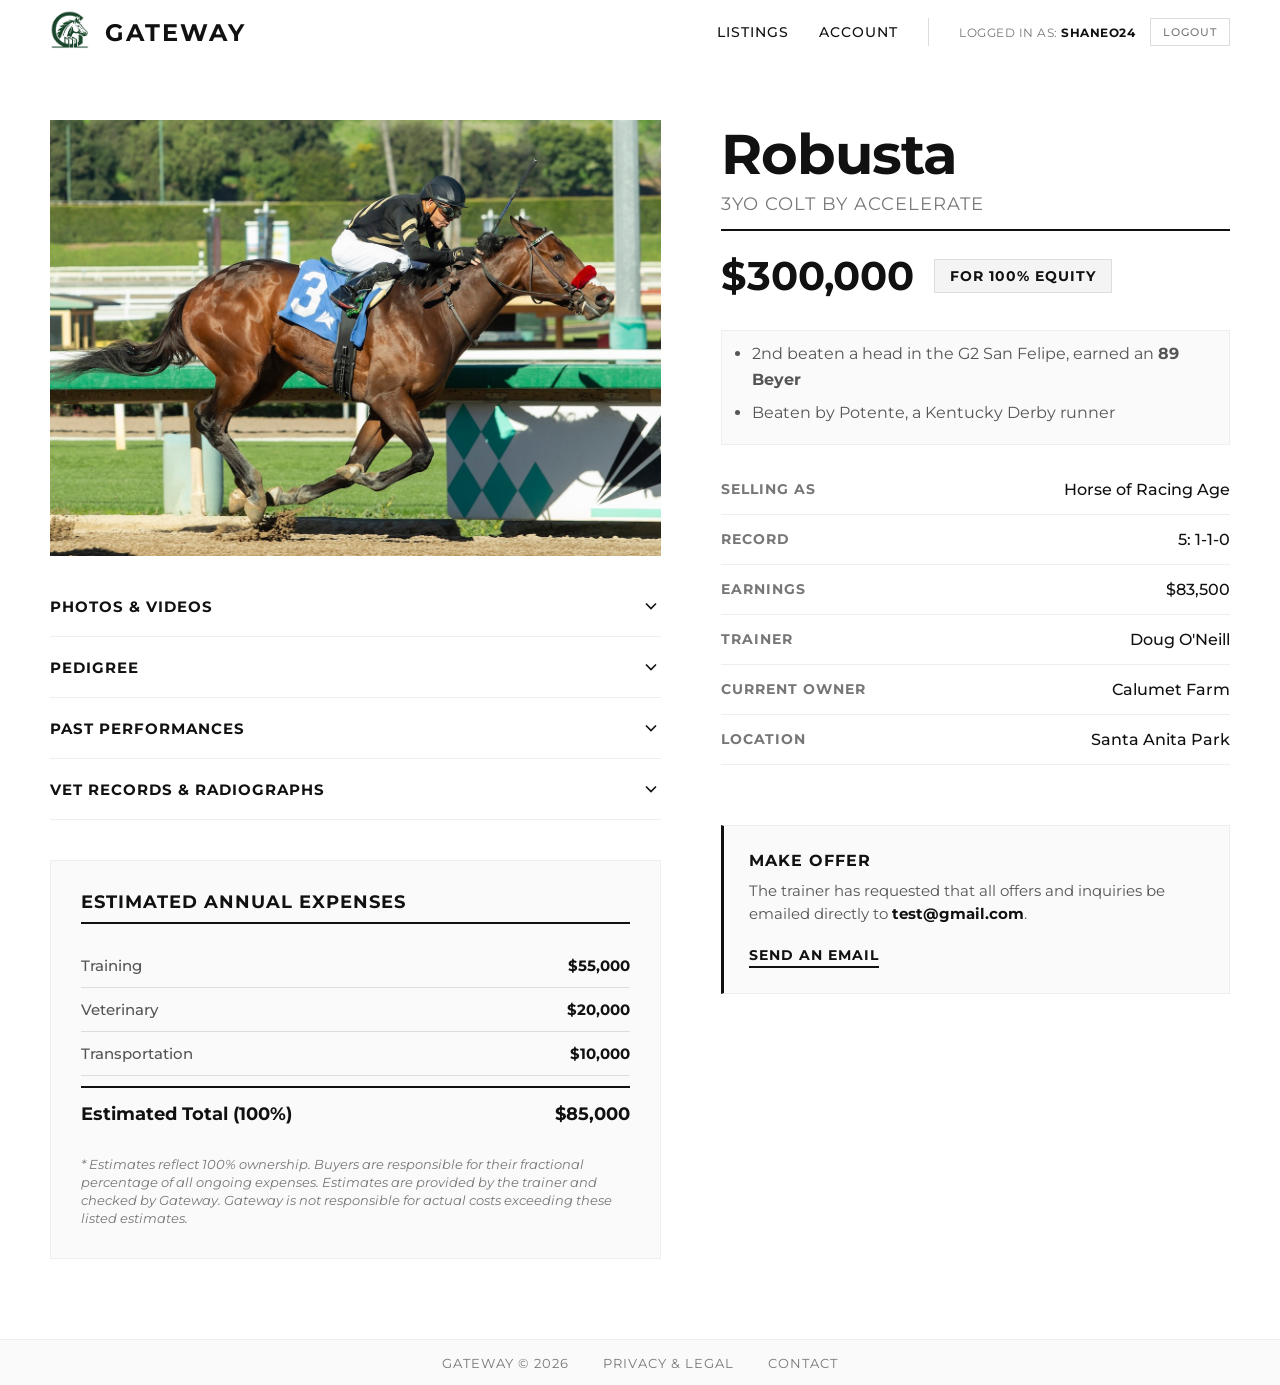
<file: robusta.html>
<!DOCTYPE html>
<html lang="en">
<head>
    <meta charset="UTF-8">
    <meta name="viewport" content="width=device-width, initial-scale=1.0">
    <title>Gateway - The Thoroughbred Marketplace</title>
    <link href="https://fonts.googleapis.com/css2?family=Montserrat:wght@300;500;700&display=swap" rel="stylesheet">
    <link rel="stylesheet" href="style.css?v=9">
</head>
<body>
    <header>
        <div class="logo-container">
            <a href="index.html"><img src="gatewaylogo-notext.png" alt="Gateway Logo" class="site-logo"></a>
            <h1 class="brand-name">GATEWAY</h1>
        </div>
        <nav>
            <a href="index.html#listings">Listings</a>
            <a href="account.html">Account</a>
			<div class="auth-status">
				<span class="user-greeting">Logged in as: <strong>Shaneo24</strong></span>
				<button class="logout-btn">Logout</button>
			</div>
        </nav>
    </header>

    <section class="profile-wrapper">
        <div class="profile-grid">
            
            <div class="profile-image-container">
                <img src="Robusta.jpg" alt="Robusta" class="profile-image">
                
                <div class="documents-section">
                    
					<div class="accordion-item">
                        <button class="accordion-header">
                            Photos & Videos
                            <svg class="chevron" viewBox="0 0 24 24" width="20" height="20" stroke="currentColor" stroke-width="2" fill="none"><polyline points="6 9 12 15 18 9"></polyline></svg>
                        </button>
                        <div class="accordion-content">
                            <div class="mock-file">
                                <div class="file-info">
                                    <span class="file-name">Photos & Videos</span>
                                </div>
                                <a href="#" class="file-view">View</a>
                            </div>
                        </div>
                    </div>
					
					<div class="accordion-item">
                        <button class="accordion-header">
                            Pedigree
                            <svg class="chevron" viewBox="0 0 24 24" width="20" height="20" stroke="currentColor" stroke-width="2" fill="none"><polyline points="6 9 12 15 18 9"></polyline></svg>
                        </button>
                        <div class="accordion-content">
                            <div class="mock-file">
                                <div class="file-info">
                                    <span class="file-icon">📄</span>
                                    <span class="file-name">Pedigree.pdf</span>
                                </div>
                                <a href="#" class="file-view">View File</a>
                            </div>
                        </div>
                    </div>
					
                    <div class="accordion-item">
                        <button class="accordion-header">
                            Past Performances
                            <svg class="chevron" viewBox="0 0 24 24" width="20" height="20" stroke="currentColor" stroke-width="2" fill="none"><polyline points="6 9 12 15 18 9"></polyline></svg>
                        </button>
                        <div class="accordion-content">
                            <div class="mock-file">
                                <div class="file-info">
                                    <span class="file-icon">📄</span>
                                    <span class="file-name">Robusta_PPs.pdf</span>
                                </div>
                                <a href="#" class="file-view">View File</a>
                            </div>
                        </div>
                    </div>

                    <div class="accordion-item">
                        <button class="accordion-header">
                            Vet Records & Radiographs
                            <svg class="chevron" viewBox="0 0 24 24" width="20" height="20" stroke="currentColor" stroke-width="2" fill="none"><polyline points="6 9 12 15 18 9"></polyline></svg>
                        </button>
                        <div class="accordion-content">
                            <div class="mock-file">
                                <div class="file-info">
                                    <span class="file-icon">📄</span>
                                    <span class="file-name">Robusta_Vet_Report.pdf</span>
                                </div>
                                <a href="#" class="file-view">View File</a>
                            </div>
                            <div class="mock-file">
                                <div class="file-info">
                                    <span class="file-icon">📄</span>
                                    <span class="file-name">Robusta_Xrays.zip</span>
                                </div>
                                <a href="#" class="file-view">Download</a>
                            </div>
                        </div>
                    </div>
					
					<div class="expense-estimates">
                    <h3>Estimated Annual Expenses</h3>
                    <div class="expense-list">
                        <div class="expense-item">
                            <span class="expense-label">Training</span>
                            <span class="expense-value">$55,000</span>
                        </div>
                        <div class="expense-item">
                            <span class="expense-label">Veterinary</span>
                            <span class="expense-value">$20,000</span>
                        </div>
                        <div class="expense-item">
                            <span class="expense-label">Transportation</span>
                            <span class="expense-value">$10,000</span>
                        </div>
                        <div class="expense-item total">
                            <span class="expense-label">Estimated Total (100%)</span>
                            <span class="expense-value">$85,000</span>
                        </div>
                    </div>
                    <p class="expense-note">* Estimates reflect 100% ownership. Buyers are responsible for their fractional percentage of all ongoing expenses. Estimates are provided by the trainer and checked by Gateway. Gateway is not responsible for actual costs exceeding these listed estimates.</p>
                </div>

                </div>
            </div>

            <div class="profile-details">
                <div class="profile-header">
                    <h2><strong>Robusta</strong></h2>
                    <p class="subtitle">3yo Colt by Accelerate</p>
                </div>

                <div class="profile-price-block">
                    <div class="price-main">$300,000</div>
                    <div class="equity-badge">For 100% Equity</div>
                </div>
				
				<div class="profile-description">
					<ul>
						<li>2nd beaten a head in the G2 San Felipe, earned an <strong>89 Beyer</strong></li>
						<li>Beaten by Potente, a Kentucky Derby runner</li>
					</ul>
                </div>

                <div class="specs-list">
                    <div class="spec-item">
                        <span class="spec-label">Selling As</span>
                        <span class="spec-value">Horse of Racing Age</span>
                    </div>
                    <div class="spec-item">
                        <span class="spec-label">Record</span>
                        <span class="spec-value">5: 1-1-0</span>
                    </div>
                    <div class="spec-item">
                        <span class="spec-label">Earnings</span>
                        <span class="spec-value">$83,500</span>
                    </div>
                    <div class="spec-item">
                        <span class="spec-label">Trainer</span>
                        <span class="spec-value">Doug O'Neill</span>
                    </div>
                    <div class="spec-item">
                        <span class="spec-label">Current Owner</span>
                        <span class="spec-value">Calumet Farm</span>
                    </div>
                    <div class="spec-item">
                        <span class="spec-label">Location</span>
                        <span class="spec-value">Santa Anita Park</span> </div>
                </div>

                <div class="profile-actions">
                    <!-- <button class="primary-btn">Contact Owner/Trainer</button> -->
                    <!-- <button class="secondary-btn">Request Vet Records</button> -->
                </div>
				
				<div class="profile-contact-box" id="make-offer">
                    <h4>Make Offer</h4>
                    <p>The trainer has requested that all offers and inquiries be emailed directly to <strong>test@gmail.com</strong>.</p>
                    <a href="mailto:test@gmail.com" class="email-link">Send an Email</a>
                </div>
            </div>
            
        </div>
    </section>

    <footer>
        <div class="footer-links">
            <a href="#">Gateway © 2026</a>
            <a href="#">Privacy & Legal</a>
            <a href="#">Contact</a>
        </div>
    </footer>
	<script src="script.js?v=9"></script>
</body>
</html>
</file>
<file: style.css>
/* --- Global Styles & Reset --- */
* {
    margin: 0;
    padding: 0;
    box-sizing: border-box;
}

html {
	scroll-behavior: smooth;
}

body {
    /* Using the new sleek font */
    font-family: 'Montserrat', sans-serif;
    background-color: #ffffff; /* Pure white */
    color: #111; /* Almost black */
    -webkit-font-smoothing: antialiased;
}

/* --- Header & Navigation --- */
header {
    display: flex;
    justify-content: space-between;
    align-items: center;
    padding: 10px 50px;
    background-color: rgba(255, 255, 255, 0.95);
    position: fixed; /* Keeps header at the top when scrolling */
    width: 100%;
    z-index: 100;
}

.logo-container {
    display: flex;
    align-items: center;
    gap: 15px;
}

.site-logo {
    height: 40px;
    width: auto;
    object-fit: contain;
}

.brand-name {
    font-weight: 700;
    font-size: 1.5rem;
    letter-spacing: 2px;
}

nav a {
    text-decoration: none;
    color: #111;
    margin-left: 30px;
    font-size: 0.85rem;
    font-weight: 500;
    text-transform: uppercase;
    letter-spacing: 1px;
    transition: color 0.3s ease;
}

nav a:hover {
    color: #777;
}

/* Update the nav to use flexbox for perfect alignment */
nav {
    display: flex;
    align-items: center;
}

/* The container for the login info */
.auth-status {
    display: flex;
    align-items: center;
    gap: 15px;
    margin-left: 30px;
    padding-left: 30px;
    border-left: 1px solid #ddd; /* Adds a clean vertical separator line */
}

/* The "Logged in as: Shane" text */
.user-greeting {
    font-size: 0.75rem;
    color: #777;
    text-transform: uppercase;
    letter-spacing: 0.5px;
}

.user-greeting strong {
    color: #111;
    font-weight: 700;
}

/* The sleek logout button */
.logout-btn {
    background-color: transparent;
    color: #777;
    border: 1px solid #ddd;
    padding: 6px 12px;
    font-family: inherit;
    font-size: 0.7rem;
    font-weight: 500;
    text-transform: uppercase;
    letter-spacing: 1px;
    cursor: pointer;
    transition: all 0.3s ease;
}

.logout-btn:hover {
    color: #111;
    border-color: #111;
}

/* --- Hero Section --- */
.hero {
    /* Massive edge-to-edge image */
    height: 90vh; 
    background: linear-gradient(rgba(0, 20, 38, 0.75), rgba(0, 0, 0, 0.6)), 
                url('https://static.americasbestracing.net/s3fs-public/styles/large_hero_16_9/public/article/z20241102_charles%20toler_eclipsesportswire_13535.jpg?itok=at6Zv8Zp&c=78c9eab378dc95c158e153fdfc81989d') center/cover;
    display: flex;
    align-items: center;
    justify-content: center;
    text-align: center;
    color: white;
}

.hero-content h2 {
    font-size: 4rem;
    font-weight: 300;
    margin-bottom: 15px;
    letter-spacing: -1px;
}

.hero-content p {
    font-size: 1.2rem;
    font-weight: 300;
    margin-bottom: 30px;
}

.hero-btn {
    background-color: transparent;
    color: white;
    border: 3px solid white;
    padding: 12px 40px;
    font-family: inherit;
    font-weight: 500;
    font-size: 0.9rem;
    text-transform: uppercase;
    letter-spacing: 1px;
    cursor: pointer;
    transition: all 0.3s ease;
}

.hero-btn:hover {
    background-color: white;
    color: black;
}

/* --- Filters Section --- */
.filters-wrapper {
    max-width: 1400px;
    margin: 40px auto 0 auto;
    border-bottom: 1px solid #eee;
}

.filters-toggle {
    width: 100%;
    background: transparent;
    border: none;
    display: flex;
    justify-content: center; /* Centers the button text */
    align-items: center;
    gap: 10px;
    padding: 10px 0 10px 0;
    font-family: inherit;
    font-size: 0.9rem;
    font-weight: 500;
    text-transform: uppercase;
    letter-spacing: 1px;
    cursor: pointer;
    color: #111;
    transition: background-color 0.3s;
}

.chevron {
    transition: transform 0.3s ease; /* Makes the arrow spin smoothly */
}

/* This class flips the arrow upside down when the menu is open */
.filters-toggle.active .chevron {
    transform: rotate(180deg);
}

.filters-container {
    display: flex;
    justify-content: center;
    gap: 60px;
    background-color: #ffffff;
    
    /* These three lines handle the smooth sliding animation */
    max-height: 0; 
    padding: 0 40px; 
    overflow: hidden; 
    transition: max-height 0.4s ease, padding 0.4s ease;
}

/* This class expands the menu when added by JavaScript */
.filters-container.open {
    max-height: 500px; /* Arbitrary large number to let it expand fully */
    padding: 40px; 
}

/* ... Keep all your existing .filter-group, .checkbox-group, and button styles exactly the same below here! ... */
.filter-group {
    display: flex;
    flex-direction: column;
}

.filter-title {
    font-size: 0.8rem;
    font-weight: 700;
    text-transform: uppercase;
    letter-spacing: 1px;
    margin-bottom: 15px;
    color: #777;
}

.checkbox-group {
    display: flex;
    flex-direction: column;
    gap: 12px;
}

.checkbox-group label {
    font-size: 0.9rem;
    color: #111;
    cursor: pointer;
    display: flex;
    align-items: center;
    gap: 10px;
}

.checkbox-group input[type="checkbox"] {
    accent-color: #111; 
    width: 14px;
    height: 14px;
}

.filter-action {
    display: flex;
    flex-direction: column; 
    align-items: center; 
    justify-content: flex-end; 
    gap: 10px; 
    margin-bottom: 8px; 
}

.filter-btn {
    background-color: #f4f4f4;
    color: #111;
    border: none;
    padding: 10px 30px;
    font-family: inherit;
    font-weight: 500;
    font-size: 0.85rem;
    text-transform: uppercase;
    letter-spacing: 1px;
    cursor: pointer;
    transition: background-color 0.3s;
}

.filter-btn:hover {
    background-color: #e0e0e0;
}

.clear-btn {
    background-color: transparent;
    color: #777;
    border: none;
    padding: 0;
    font-family: inherit;
    font-weight: 500;
    font-size: 0.75rem;
    text-transform: uppercase;
    letter-spacing: 1px;
    cursor: pointer;
    text-decoration: underline;
    visibility: hidden; 
    opacity: 0; 
    transition: opacity 0.3s ease, color 0.3s;
}

.clear-btn:hover {
    color: #111;
}

/* --- Horse Listings Grid --- */
.listings {
    display: grid;
    grid-template-columns: repeat(auto-fill, minmax(350px, 1fr));
    gap: 40px;
    padding: 60px 50px;
    max-width: 1400px;
    margin: 0 auto;
}

.card {
    background-color: #fff;
    border-radius: 16px; /* Brings back the rounded corners */
    overflow: hidden; /* Ensures the horse images stay inside the rounded corners */
    box-shadow: 0 10px 25px rgba(0,0,0,0.08); /* Brings back the soft, floating shadow */
    display: flex;
    flex-direction: column;
    border: none; /* Removes the flat line border */
    transition: transform 0.3s ease, box-shadow 0.3s ease, opacity 0.3s ease; /* Adds a smooth animation for hover */
	opacity: 1;
	transform: scale(1);
}

/* Optional: Adds a nice floating effect when the user hovers over a horse */
.card:hover {
    transform: translateY(-5px);
    box-shadow: 0 15px 35px rgba(0,0,0,0.12);
}

.card.fade-out {
	opacity: 0;
	transform: scale(0.8);
}

.card-content {
    padding: 18px; /* Brings back the padding so the text doesn't touch the edges */
}

.card-img {
    height: 250px;
    width: 100%;
    background-size: cover;
    background-position: center;
}

.card-content h3 {
    font-size: 1.5rem;
    font-weight: 500;
    margin-bottom: 5px;
}

.specs {
    font-size: 0.85rem;
    color: #777;
    margin-bottom: 15px;
}

.details {
    display: flex;
    flex-direction: column;
    gap: 5px;
    font-size: 0.9rem;
    margin-bottom: 25px;
    color: #333;
}

.card-footer {
    display: flex;
    justify-content: space-between;
    align-items: center;
    border-top: 1px solid #eee;
    padding-top: 15px;
}

.price {
    font-weight: 700;
    font-size: 1.2rem;
    display: flex;
    flex-direction: column;
}

.time {
    font-size: 0.75rem;
    font-weight: 400;
    color: #777;
    margin-top: 3px;
}

.bid-btn {
    background-color: #111;
    color: white;
    border: 2px solid #111;
    padding: 10px 25px;
    font-family: inherit;
    font-weight: 500;
    font-size: 0.85rem;
    text-transform: uppercase;
    letter-spacing: 1px;
    cursor: pointer;
    transition: all 0.3s ease;
}

.bid-btn:hover {
    background-color: transparent;
    color: #111;
}

/* --- Footer --- */
footer {
    padding: 13px 13px;
    background-color: #fafafa;
    border-top: 1px solid #eee;
    text-align: center;
}

.footer-links a {
    text-decoration: none;
    color: #777;
    font-size: 0.8rem;
    margin: 0 15px;
    text-transform: uppercase;
    letter-spacing: 1px;
}

/* --- Account Page Styles --- */
.account-wrapper {
    max-width: 800px; /* Keeps the form from getting too wide on large screens */
    margin: 0 auto;
    padding: 120px 40px 80px 40px; /* Top padding accounts for the fixed header */
}

.account-header {
    margin-bottom: 40px;
    border-bottom: 2px solid #111;
    padding-bottom: 20px;
}

.account-header h2 {
    font-size: 2.5rem;
    font-weight: 300;
    color: #111;
    margin-bottom: 10px;
}

.account-header p {
    color: #777;
    font-size: 0.95rem;
}

.account-form-container {
    background-color: #fff;
}

.form-section {
    margin-bottom: 50px;
}

.form-section h3 {
    font-size: 1.2rem;
    font-weight: 700;
    text-transform: uppercase;
    letter-spacing: 1px;
    margin-bottom: 25px;
    color: #111;
}

/* 2-Column Grid for Inputs */
.input-grid {
    display: grid;
    grid-template-columns: 1fr 1fr;
    gap: 30px;
    margin-bottom: 25px;
}

.input-group {
    display: flex;
    flex-direction: column;
}

.input-group label {
    font-size: 0.8rem;
    font-weight: 700;
    color: #777;
    text-transform: uppercase;
    letter-spacing: 0.5px;
    margin-bottom: 8px;
}

/* Sleek, modern text inputs */
.input-group input {
    padding: 12px 15px;
    border: 1px solid #ddd;
    font-family: inherit;
    font-size: 1rem;
    color: #111;
    transition: border-color 0.3s;
    outline: none;
    background-color: #fafafa;
}

.input-group input:focus {
    border-color: #111; /* Sharp black border when typing */
    background-color: #fff;
}

.privacy-toggle {
    margin-top: 15px;
    padding: 15px 20px;
    background-color: #fafafa;
    border-left: 3px solid #111;
}

.privacy-toggle label,
.notification-masters label,
.checkbox-grid label {
    font-size: 0.9rem;
    color: #111;
    cursor: pointer;
    display: flex;
    align-items: center;
    gap: 10px;
}

/* Style all checkboxes on the account page */
.account-wrapper input[type="checkbox"] {
    accent-color: #111;
    width: 16px;
    height: 16px;
    cursor: pointer;
}

.notification-masters {
    display: flex;
    gap: 40px;
    margin-bottom: 30px;
    padding-bottom: 30px;
    border-bottom: 1px solid #eee;
}

.notification-details h4 {
    font-size: 0.9rem;
    font-weight: 500;
    color: #777;
    margin-bottom: 15px;
}

.checkbox-grid {
    display: grid;
    grid-template-columns: 1fr 1fr;
    gap: 15px;
}

/* Save Button */
.form-actions {
    display: flex;
    justify-content: flex-end;
    margin-top: 40px;
}

.save-btn {
    background-color: #111;
    color: white;
    border: 2px solid #111;
    padding: 12px 40px;
    font-family: inherit;
    font-weight: 500;
    font-size: 0.9rem;
    text-transform: uppercase;
    letter-spacing: 1px;
    cursor: pointer;
    transition: all 0.3s ease;
}

.save-btn:hover {
    background-color: transparent;
    color: #111;
}

/* --- Horse Profile Page Styles --- */
.profile-wrapper {
    max-width: 1400px;
    margin: 0 auto;
    padding: 120px 50px 80px 50px; /* Accounts for the fixed header */
}

.profile-grid {
    display: grid;
    grid-template-columns: 1.2fr 1fr; /* Image takes up slightly more space than the text */
    gap: 60px;
    align-items: start;
}

.profile-image-container {
    width: 100%;
}

.profile-image {
    width: 100%;
    height: auto;
    object-fit: cover;
    display: block;
    /* Keeping the image completely square/flat to match the Tesla vibe */
}

.profile-details {
    display: flex;
    flex-direction: column;
}

.profile-header {
    margin-bottom: 20px;
    border-bottom: 2px solid #111;
    padding-bottom: 15px;
}

.profile-header h2 {
    font-size: 3.5rem;
    font-weight: 300;
    color: #111;
    letter-spacing: -1px;
    margin-bottom: 5px;
}

.subtitle {
    font-size: 1.1rem;
    color: #777;
    text-transform: uppercase;
    letter-spacing: 1px;
}

.profile-price-block {
    display: flex;
    align-items: center;
    gap: 20px;
    margin-bottom: 30px;
}

.price-main {
    font-size: 2.5rem;
    font-weight: 700;
    color: #111;
}

.equity-badge {
    background-color: #f4f4f4;
    color: #111;
    padding: 8px 15px;
    font-size: 0.85rem;
    font-weight: 700;
    text-transform: uppercase;
    letter-spacing: 1px;
    border: 1px solid #ddd;
}

/* Specs List */
.specs-list {
    display: flex;
    flex-direction: column;
    margin-bottom: 20px;
}

.spec-item {
    display: flex;
    justify-content: space-between;
    padding: 15px 0;
    border-bottom: 1px solid #eee;
}

.spec-label {
    font-size: 0.9rem;
    font-weight: 700;
    color: #777;
    text-transform: uppercase;
    letter-spacing: 1px;
}

.spec-value {
    font-size: 1rem;
    font-weight: 500;
    color: #111;
    text-align: right;
}

/* Action Buttons */
.profile-actions {
    display: flex;
    flex-direction: column;
    gap: 15px;
}

.primary-btn {
    width: 100%;
    background-color: #111;
    color: white;
    border: 2px solid #111;
    padding: 10px 0;
    font-family: inherit;
    font-weight: 700;
    font-size: 1rem;
    text-transform: uppercase;
    letter-spacing: 1.5px;
    cursor: pointer;
    transition: all 0.3s ease;
}

.primary-btn:hover {
    background-color: transparent;
    color: #111;
}

.secondary-btn {
    width: 100%;
    background-color: transparent;
    color: #111;
    border: 1px solid #ddd;
    padding: 18px 0;
    font-family: inherit;
    font-weight: 500;
    font-size: 0.9rem;
    text-transform: uppercase;
    letter-spacing: 1px;
    cursor: pointer;
    transition: all 0.3s ease;
}

.secondary-btn:hover {
    border-color: #111;
    background-color: #fafafa;
}

/* Make it stack cleanly on smaller screens */
@media (max-width: 900px) {
    .profile-grid {
        display: flex; 
        flex-direction: column;
        gap: 40px;
    }
    
    /* This forces the text to the top on mobile */
    .profile-details {
        order: 1; 
    }
    
    /* This pushes the image and documents below the text */
    .profile-image-container {
        order: 2; 
    }
}

/* --- Documents Accordion Styles --- */
.documents-section {
    margin-top: 20px;
}

.accordion-item {
    border-bottom: 1px solid #eee;
}

.accordion-header {
    width: 100%;
    display: flex;
    justify-content: space-between;
    align-items: center;
    background: transparent;
    border: none;
    padding: 20px 0;
    font-family: inherit;
    font-size: 0.95rem;
    font-weight: 700;
    text-transform: uppercase;
    letter-spacing: 1px;
    color: #111;
    cursor: pointer;
    transition: color 0.3s;
}

.accordion-header:hover {
    color: #777;
}

.accordion-header .chevron {
    transition: transform 0.3s ease;
}

.accordion-header.active .chevron {
    transform: rotate(180deg);
}

.accordion-content {
    max-height: 0;
    overflow: hidden;
    transition: max-height 0.4s ease, padding 0.4s ease;
}

.accordion-content.open {
    max-height: 500px; /* Expands to show the files */
    padding-bottom: 20px;
}

/* Mock File Styling */
.mock-file {
    display: flex;
    justify-content: space-between;
    align-items: center;
    background-color: #fafafa;
    border: 1px solid #ddd;
    padding: 15px 20px;
    margin-top: 10px;
    transition: border-color 0.3s ease, background-color 0.3s ease;
}

.mock-file:hover {
    border-color: #111;
    background-color: #fff;
}

.file-info {
    display: flex;
    align-items: center;
    gap: 15px;
}

.file-icon {
    font-size: 1.2rem;
}

.file-name {
    font-size: 0.9rem;
    font-weight: 500;
    color: #333;
}

.file-view {
    font-size: 0.8rem;
    font-weight: 700;
    text-transform: uppercase;
    letter-spacing: 1px;
    color: #111;
    text-decoration: none;
    border-bottom: 1px solid #111;
    padding-bottom: 2px;
}

.file-view:hover {
    color: #777;
    border-bottom-color: #777;
}

/* --- Profile Contact Box --- */
.profile-contact-box {
    margin-top: 40px;
    padding: 25px;
    background-color: #fafafa;
    border: 1px solid #eee;
    border-left: 3px solid #111; /* Signature stark black accent line */
}

.profile-contact-box h4 {
    font-size: 1rem;
    font-weight: 700;
    text-transform: uppercase;
    letter-spacing: 1px;
    color: #111;
    margin-bottom: 10px;
}

.profile-contact-box p {
    font-size: 0.95rem;
    color: #555;
    line-height: 1.5;
    margin-bottom: 20px;
}

.profile-contact-box strong {
    color: #111;
}

/* Styled to look like a crisp, clickable text link instead of a bulky button */
.email-link {
    display: inline-block;
    color: #111;
    font-size: 0.9rem;
    font-weight: 700;
    text-transform: uppercase;
    letter-spacing: 1px;
    text-decoration: none;
    border-bottom: 2px solid #111;
    padding-bottom: 2px;
    transition: color 0.3s ease, border-color 0.3s ease;
}

.email-link:hover {
    color: #777;
    border-bottom-color: #777;
}

/* --- Profile Description Text --- */
.profile-description {
    margin-bottom: 20px; 
    background-color: #fafafa; /* Very subtle light gray background */
    padding: 10px 10px; /* Adds breathing room inside the box */
    border: 1px solid #eeeeee; /* A crisp, faint border to define the edges */
}

.profile-description ul {
    padding-left: 20px; /* Brings back the space for the bullets */
}

.profile-description li {
    font-size: 1rem;
    line-height: 1.6;
    color: #555;
    margin-bottom: 8px; /* Spaces the bullet points out nicely */
}

/* --- Expense Estimates Section --- */
.expense-estimates {
    margin-top: 40px;
    background-color: #fafafa;
    border: 1px solid #eee;
    padding: 30px;
}

.expense-estimates h3 {
    font-size: 1.1rem;
    font-weight: 700;
    text-transform: uppercase;
    letter-spacing: 1px;
    color: #111;
    margin-bottom: 20px;
    border-bottom: 2px solid #111;
    padding-bottom: 10px;
}

.expense-list {
    display: flex;
    flex-direction: column;
}

.expense-item {
    display: flex;
    justify-content: space-between;
    padding: 12px 0;
    border-bottom: 1px solid #ddd;
}

.expense-item.total {
    margin-top: 10px;
    border-top: 2px solid #111;
    border-bottom: none;
    padding-top: 15px;
}

.expense-item.total .expense-label,
.expense-item.total .expense-value {
    font-weight: 700;
    color: #111;
    font-size: 1.1rem;
}

.expense-label {
    font-size: 0.95rem;
    font-weight: 500;
    color: #555;
}

.expense-value {
    font-size: 0.95rem;
    font-weight: 700;
    color: #111;
}

.expense-note {
    margin-top: 20px;
    font-size: 0.8rem;
    color: #777;
    font-style: italic;
    line-height: 1.4;
}

/* --- Mobile Layout Fixes --- */
@media (max-width: 850px) {
    
	html {
		scroll-padding-top: 180px;
	}
	
    /* 1. Fix the Header & Navbar */
    header {
        flex-direction: column; 
        padding: 10px 15px;
        gap: 8px;
    }

    nav {
        flex-wrap: wrap; 
        justify-content: center;
        gap: 10px;
    }

    .auth-status {
        margin-left: 0;
        padding-left: 0;
        border-left: none; 
        border-top: 1px solid #eee; 
        padding-top: 10px;
        width: 100%;
        justify-content: center;
    }

	.hero-content {
        padding-top: 180px;
    }

    .profile-wrapper, .account-wrapper {
        padding-top: 180px;
        padding-left: 15px; /* Expands the content to match the index cards */
        padding-right: 15px;
        padding-bottom: 40px; /* Tightens up the bottom spacing a bit on mobile too */
    }
	
	.filters-container {
		flex-direction: column;
		gap: 30px;
	}
	
	.filters-container.open {
		max-height: 1500px;
		padding: 30px;
	}
	
    /* 2. Center the Horse Cards (Without resizing them) */
    .listings {
        justify-content: center; /* Ensures the cards stay perfectly in the middle */
        padding: 40px 10px; /* Shrinks the side padding so it stops pushing the cards right */
    }
}
</file>
<file: style2.css>
/* --- Global Styles & Reset --- */
* {
    margin: 0;
    padding: 0;
    box-sizing: border-box;
}

body {
    /* Using the new sleek font */
    font-family: 'Montserrat', sans-serif;
    background-color: #ffffff; /* Pure white */
    color: #111; /* Almost black */
    -webkit-font-smoothing: antialiased;
}

/* --- Header & Navigation --- */
header {
    display: flex;
    justify-content: space-between;
    align-items: center;
    padding: 10px 50px;
    background-color: rgba(255, 255, 255, 0.95);
    position: fixed; /* Keeps header at the top when scrolling */
    width: 100%;
    z-index: 100;
}

.logo-container {
    display: flex;
    align-items: center;
    gap: 15px;
}

.site-logo {
    height: 40px;
    width: auto;
    object-fit: contain;
}

.brand-name {
    font-weight: 700;
    font-size: 1.5rem;
    letter-spacing: 2px;
}

nav a {
    text-decoration: none;
    color: #111;
    margin-left: 30px;
    font-size: 0.85rem;
    font-weight: 500;
    text-transform: uppercase;
    letter-spacing: 1px;
    transition: color 0.3s ease;
}

nav a:hover {
    color: #777;
}

/* --- Hero Section --- */
.hero {
    /* Massive edge-to-edge image */
    height: 90vh; 
    background: linear-gradient(rgba(0, 20, 38, 0.75), rgba(0, 0, 0, 0.6)), 
                url('https://static.americasbestracing.net/s3fs-public/styles/large_hero_16_9/public/article/z20241102_charles%20toler_eclipsesportswire_13535.jpg?itok=at6Zv8Zp&c=78c9eab378dc95c158e153fdfc81989d') center/cover;
    display: flex;
    align-items: center;
    justify-content: center;
    text-align: center;
    color: white;
}

.hero-content h2 {
    font-size: 4rem;
    font-weight: 300;
    margin-bottom: 15px;
    letter-spacing: -1px;
}

.hero-content p {
    font-size: 1.2rem;
    font-weight: 300;
    margin-bottom: 30px;
}

.hero-btn {
    background-color: transparent;
    color: white;
    border: 3px solid white;
    padding: 12px 40px;
    font-family: inherit;
    font-weight: 500;
    font-size: 0.9rem;
    text-transform: uppercase;
    letter-spacing: 1px;
    cursor: pointer;
    transition: all 0.3s ease;
}

.hero-btn:hover {
    background-color: white;
    color: black;
}

/* --- Filters Section --- */
.filters-container {
    display: flex;
    justify-content: center;
    gap: 60px;
    padding: 30px 30px;
    border-bottom: 1px solid #eee;
}

.filter-group {
    display: flex;
    flex-direction: column;
}

.filter-title {
    font-size: 0.8rem;
    font-weight: 700;
    text-transform: uppercase;
    letter-spacing: 1px;
    margin-bottom: 15px;
    color: #777;
}

.checkbox-group {
    display: flex;
    flex-direction: column;
    gap: 12px;
}

.checkbox-group label {
    font-size: 0.9rem;
    color: #111;
    cursor: pointer;
    display: flex;
    align-items: center;
    gap: 10px;
}

.checkbox-group input[type="checkbox"] {
    accent-color: #111; /* Stark black checkboxes */
    width: 14px;
    height: 14px;
}

.filter-action {
    display: flex;
    align-items: flex-end;
}

.filter-btn {
    background-color: #f4f4f4;
    color: #111;
    border: none;
    padding: 10px 30px;
    font-family: inherit;
    font-weight: 500;
    font-size: 0.85rem;
    text-transform: uppercase;
    letter-spacing: 1px;
    cursor: pointer;
    transition: background-color 0.3s;
}

.filter-btn:hover {
    background-color: #e0e0e0;
}

/* --- Horse Listings Grid --- */
.listings {
    display: grid;
    grid-template-columns: repeat(auto-fit, minmax(350px, 1fr));
    gap: 40px;
    padding: 60px 50px;
    max-width: 1400px;
    margin: 0 auto;
}

.card {
    background-color: #fff;
    border-radius: 16px; /* Brings back the rounded corners */
    overflow: hidden; /* Ensures the horse images stay inside the rounded corners */
    box-shadow: 0 10px 25px rgba(0,0,0,0.08); /* Brings back the soft, floating shadow */
    display: flex;
    flex-direction: column;
    border: none; /* Removes the flat line border */
    transition: transform 0.3s ease, box-shadow 0.3s ease; /* Adds a smooth animation for hover */
}

/* Optional: Adds a nice floating effect when the user hovers over a horse */
.card:hover {
    transform: translateY(-5px);
    box-shadow: 0 15px 35px rgba(0,0,0,0.12);
}

.card-content {
    padding: 18px; /* Brings back the padding so the text doesn't touch the edges */
}

.card-img {
    height: 250px;
    width: 100%;
    background-size: cover;
    background-position: center;
}

.card-content h3 {
    font-size: 1.5rem;
    font-weight: 500;
    margin-bottom: 5px;
}

.specs {
    font-size: 0.85rem;
    color: #777;
    margin-bottom: 15px;
}

.details {
    display: flex;
    flex-direction: column;
    gap: 5px;
    font-size: 0.9rem;
    margin-bottom: 25px;
    color: #333;
}

.card-footer {
    display: flex;
    justify-content: space-between;
    align-items: center;
    border-top: 1px solid #eee;
    padding-top: 15px;
}

.price {
    font-weight: 700;
    font-size: 1.2rem;
    display: flex;
    flex-direction: column;
}

.time {
    font-size: 0.75rem;
    font-weight: 400;
    color: #777;
    margin-top: 3px;
}

.bid-btn {
    background-color: #111;
    color: white;
    border: 2px solid #111;
    padding: 10px 25px;
    font-family: inherit;
    font-weight: 500;
    font-size: 0.85rem;
    text-transform: uppercase;
    letter-spacing: 1px;
    cursor: pointer;
    transition: all 0.3s ease;
}

.bid-btn:hover {
    background-color: transparent;
    color: #111;
}

/* --- Footer --- */
footer {
    padding: 13px 13px;
    background-color: #fafafa;
    border-top: 1px solid #eee;
    text-align: center;
}

.footer-links a {
    text-decoration: none;
    color: #777;
    font-size: 0.8rem;
    margin: 0 15px;
    text-transform: uppercase;
    letter-spacing: 1px;
}
</file>
